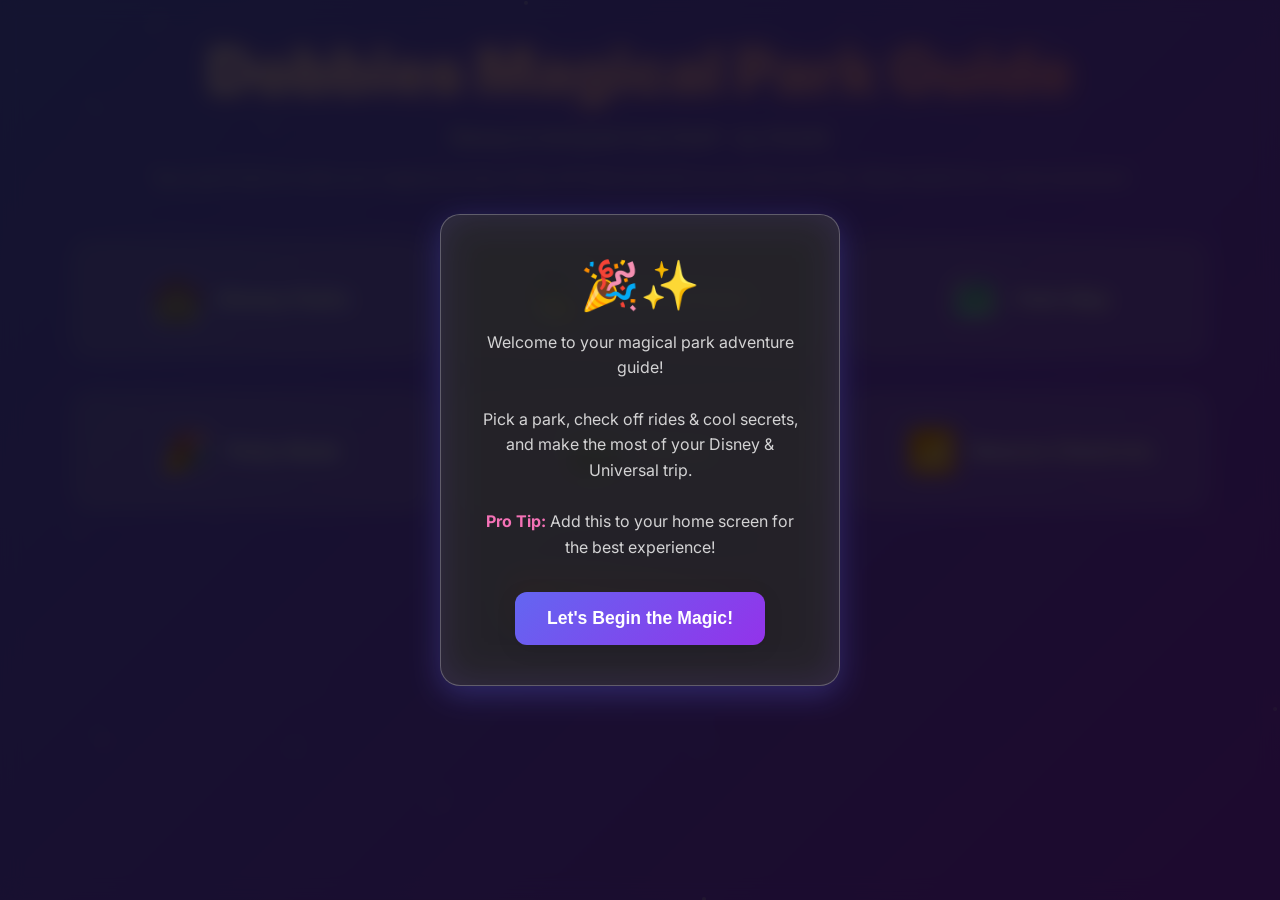
<file: index.html>
<!DOCTYPE html>
<html lang="en">
<head>
  <meta charset="UTF-8">
  <title>Dobbies Magical Park Guide</title>
  <meta name="viewport" content="width=device-width, initial-scale=1, viewport-fit=cover, user-scalable=no">
  <meta name="theme-color" content="#1a1a2e">
  <meta name="apple-mobile-web-app-capable" content="yes">
  <meta name="apple-mobile-web-app-status-bar-style" content="black-translucent">
  <meta name="apple-mobile-web-app-title" content="Dobbies Guide">
  <meta name="apple-touch-fullscreen" content="yes">
  <link rel="manifest" href="manifest.json">
  <link rel="preload" href="https://fonts.googleapis.com/css2?family=Inter:wght@300;400;600;700&family=Poppins:wght@300;400;500;600;700;800;900&display=swap" as="style" onload="this.onload=null;this.rel='stylesheet'">
  <style>
    :root {
      --primary: #6366f1;
      --secondary: #9333ea;
      --accent: #f472b6;
      --success: #22c55e;
      --warning: #facc15;
      --bg-dark: #1e1b4b;
      --bg-card: rgba(255, 255, 255, 0.08);
      --text-primary: #ffffff;
      --text-secondary: rgba(255, 255, 255, 0.8);
      --glass-bg: rgba(255, 255, 255, 0.12);
      --glass-border: rgba(255, 255, 255, 0.25);
      --shadow-glow: 0 8px 30px rgba(99, 102, 241, 0.3);
      --shadow-soft: 0 4px 20px rgba(0, 0, 0, 0.1);
    }
    * { margin: 0; padding: 0; box-sizing: border-box; }
    html, body {
      font-family: 'Inter', 'Poppins', -apple-system, BlinkMacSystemFont, sans-serif;
      background: linear-gradient(135deg, #6366f1 0%, #9333ea 100%);
      color: var(--text-primary);
      min-height: 100vh;
      min-height: 100dvh;
      overflow-x: hidden;
      padding: env(safe-area-inset-top) env(safe-area-inset-right) env(safe-area-inset-bottom) env(safe-area-inset-left);
      -webkit-tap-highlight-color: transparent;
      -webkit-font-smoothing: antialiased;
      -moz-osx-font-smoothing: grayscale;
      -webkit-overflow-scrolling: touch;
      overscroll-behavior-y: contain;
      -webkit-touch-callout: none;
    }
    .bg-animated {
      position: fixed; top: 0; left: 0; width: 100%; height: 100%; z-index: -1;
      background: linear-gradient(135deg, #6366f1 0%, #9333ea 50%, #f472b6 100%);
      background-size: 400% 400%; animation: gradientShift 10s ease infinite;
    }
    .bg-animated::before {
      content: '';
      position: absolute; top: 0; left: 0; right: 0; bottom: 0;
      background: radial-gradient(circle at 20% 80%, rgba(120, 119, 198, 0.3) 0%, transparent 50%),
                  radial-gradient(circle at 80% 20%, rgba(255, 119, 198, 0.3) 0%, transparent 50%),
                  radial-gradient(circle at 40% 40%, rgba(120, 219, 255, 0.3) 0%, transparent 50%);
      animation: floatingOrbs 15s ease-in-out infinite;
    }
    @keyframes gradientShift {
      0%, 100% { background-position: 0% 50%; }
      50% { background-position: 100% 50%; }
    }
    @keyframes floatingOrbs {
      0%, 100% { transform: translate(0, 0) rotate(0deg); }
      33% { transform: translate(30px, -30px) rotate(120deg); }
      66% { transform: translate(-20px, 20px) rotate(240deg); }
    }
    .particles { position: fixed; top: 0; left: 0; width: 100%; height: 100%; pointer-events: none; z-index: 1; }
    .particle {
      position: absolute; width: 4px; height: 4px; background: rgba(255, 255, 255, 0.6); border-radius: 50%;
      animation: float 6s ease-in-out infinite;
    }
    @keyframes float {
      0%, 100% { transform: translateY(0px) rotate(0deg); opacity: 1; }
      50% { transform: translateY(-20px) rotate(180deg); opacity: 0.5; }
    }
    .container { max-width: 1200px; margin: 0 auto; padding: 2rem; position: relative; z-index: 2; }
    .glass-card {
      will-change: transform;
      -webkit-backdrop-filter: blur(25px) saturate(1.2);
      background: var(--glass-bg);
      backdrop-filter: blur(25px) saturate(1.2);
      border: 1px solid var(--glass-border);
      border-radius: 20px; box-shadow: var(--shadow-glow); transition: all 0.3s ease;
    }
    .glass-card:hover {
      transform: translateY(-5px); box-shadow: 0 12px 40px rgba(102, 126, 234, 0.4);
    }
    .page {
      display: none;
      opacity: 0;
      transform: translateY(20px);
      transition: opacity 0.3s ease, transform 0.3s ease;
    }
    .page.active {
      display: block;
      opacity: 1;
      transform: translateY(0);
    }
    h1 {
      font-size: clamp(2.5rem, 5vw, 4rem); font-weight: 900; text-align: center; margin-bottom: 1rem;
      background: linear-gradient(135deg, #fff 0%, var(--accent) 100%);
      background-clip: text; -webkit-background-clip: text; -webkit-text-fill-color: transparent;
      text-shadow: 0 0 30px rgba(240, 147, 251, 0.5);
    }
    .subtitle { text-align: center; font-size: 1.2rem; font-weight: 600; margin-bottom: 1rem; color: var(--text-secondary);}
    .author { text-align: center; font-size: 1rem; font-weight: 400; margin-bottom: 3rem; color: var(--text-secondary); line-height: 1.6;}
    .main-menu-grid {
      display: grid; grid-template-columns: repeat(auto-fit, minmax(300px, 1fr)); gap: 2rem; margin-top: 3rem;
    }
    .menu-btn {
      -webkit-backdrop-filter: blur(20px);
      will-change: transform;
      background: var(--glass-bg); backdrop-filter: blur(20px); border: 1px solid var(--glass-border);
      border-radius: 20px; padding: 2rem; font-size: 1.3rem; font-weight: 700; color: var(--text-primary);
      cursor: pointer; display: flex; align-items: center; justify-content: center;
      gap: 1rem; min-height: 120px; position: relative; overflow: hidden; touch-action: manipulation;
    }
    .menu-btn::before {
      content: ''; position: absolute; top: 0; left: -100%; width: 100%; height: 100%;
      background: linear-gradient(90deg, transparent, rgba(255, 255, 255, 0.2), transparent);
    }
    .menu-btn:hover::before { left: 100%; }
    .menu-btn:hover {
      transform: translateY(-8px); box-shadow: 0 15px 45px rgba(102, 126, 234, 0.4); border-color: rgba(255, 255, 255, 0.3);
    }
    .menu-btn:active { transform: translateY(-5px) scale(0.98); }
    .menu-btn .emoji { font-size: 2.5rem; filter: drop-shadow(0 0 10px rgba(255, 255, 255, 0.3)); }
    .menu-btn:focus, .back-btn:focus, .reset-btn:focus, .modal-btn:focus, .camera-btn:focus {
      outline: 2px solid var(--accent);
      outline-offset: 2px;
    }
    .reset-btn {
      margin: 4rem auto 0; background: linear-gradient(135deg, var(--accent) 0%, var(--secondary) 100%);
      color: white; border: none; border-radius: 15px; font-size: 1.1rem; padding: 1rem 2.5rem; font-weight: 600;
      cursor: pointer; display: block; box-shadow: var(--shadow-glow); touch-action: manipulation;
    }
    .reset-btn:hover {
      transform: translateY(-3px); box-shadow: 0 10px 35px rgba(240, 147, 251, 0.4);
    }
    .park-title {
      font-size: clamp(2rem, 4vw, 3rem); font-weight: 900; text-align: center; margin: 2rem 0;
      background: linear-gradient(135deg, #fff 0%, var(--accent) 100%);
      background-clip: text; -webkit-background-clip: text; -webkit-text-fill-color: transparent;
    }
    .back-btn {
      background: var(--glass-bg); backdrop-filter: blur(20px); border: 1px solid var(--glass-border);
      border-radius: 12px; color: var(--text-primary); font-size: 1rem; font-weight: 600; padding: 0.8rem 1.5rem;
      cursor: pointer; margin-bottom: 2rem; touch-action: manipulation;
    }
    .back-btn:hover { transform: translateX(-5px); box-shadow: var(--shadow-soft);}
    .section-header {
      font-size: 1.8rem; font-weight: 800; margin: 3rem 0 2rem 0; color: var(--text-primary); text-align: center; position: relative;
    }
    .section-header::after {
      content: ''; position: absolute; bottom: -10px; left: 50%; transform: translateX(-50%);
      width: 60px; height: 3px; background: linear-gradient(90deg, var(--accent), var(--primary)); border-radius: 2px;
    }
    .land-header {
      font-size: 1.3rem; font-weight: 700; margin: 2rem 0 1rem 0; color: var(--warning); padding-left: 1rem;
      border-left: 4px solid var(--success); border-radius: 2px;
    }
    .rides-grid, .secrets-grid {
      display: grid; grid-template-columns: repeat(auto-fit, minmax(300px, 1fr)); gap: 1.5rem; margin-bottom: 2rem;
    }
    .secret-card, .ride-card {
      -webkit-backdrop-filter: blur(20px);
      will-change: transform;
      background: var(--glass-bg); backdrop-filter: blur(20px); border: 1px solid var(--glass-border);
      border-radius: 16px; padding: 1.5rem; cursor: pointer; transition: all 0.3s ease; position: relative; overflow: hidden; touch-action: manipulation;
    }
    .secret-card::before, .ride-card::before {
      content: ''; position: absolute; top: 0; left: 0; width: 4px; height: 100%;
      background: linear-gradient(180deg, var(--accent), var(--primary)); transition: width 0.3s ease;
    }
    .secret-card:hover::before, .ride-card:hover::before { width: 8px; }
    .secret-card:hover, .ride-card:hover {
      transform: translateY(-5px);
      box-shadow: 0 12px 40px rgba(99, 102, 241, 0.4);
      border-color: rgba(255, 255, 255, 0.3);
    }
    .secret-card.done, .ride-card.done {
      background: rgba(78, 205, 196, 0.1); border-color: var(--success); opacity: 0.7;
    }
    .secret-card.done::before, .ride-card.done::before { background: var(--success);}
    .card-content { display: flex; align-items: flex-start; gap: 1rem; }
    .card-emoji { font-size: 2rem; flex-shrink: 0; filter: drop-shadow(0 0 8px rgba(255, 255, 255, 0.3)); }
    .card-info { flex: 1; }
    .card-name { font-size: 1.1rem; font-weight: 600; margin-bottom: 0.5rem; color: var(--text-primary); line-height: 1.4;}
    .card-desc { font-size: 0.9rem; color: var(--text-secondary); line-height: 1.4;}
    .card-wait { font-size: 0.9rem; color: var(--warning); }
    .done .card-name { text-decoration: line-through; color: var(--success);}
    .tick {
      position: absolute; top: 1rem; right: 1rem; font-size: 1.5rem; color: var(--success); display: none;
      filter: drop-shadow(0 0 8px rgba(78, 205, 196, 0.5));
    }
    .done .tick { display: block; animation: tickAppear 0.5s ease-out;}
    @keyframes tickAppear {
      from { transform: scale(0) rotate(-180deg); opacity: 0;}
      to { transform: scale(1) rotate(0deg); opacity: 1;}
    }
    .hunt-photo {
      margin-top: 0.5rem;
      max-width: 80px;
      border-radius: 8px;
      display: block;
    }
    .modal {
      position: fixed; inset: 0; background: rgba(0, 0, 0, 0.8); backdrop-filter: blur(10px);
      display: flex; align-items: center; justify-content: center; z-index: 1000; animation: modalFadeIn 0.3s ease-out;
    }
    @keyframes modalFadeIn { from { opacity: 0;} to { opacity: 1;} }
    .modal-content {
      background: var(--glass-bg); backdrop-filter: blur(20px); border: 1px solid var(--glass-border);
      border-radius: 20px; padding: 2.5rem; max-width: 400px; text-align: center; box-shadow: var(--shadow-glow); animation: modalSlideUp 0.4s ease-out;
    }
    @keyframes modalSlideUp {
      from { transform: translateY(50px); opacity: 0;}
      to { transform: translateY(0); opacity: 1;}
    }
    .modal-emoji { font-size: 3rem; margin-bottom: 1rem; display: block;}
    .modal-content p { font-size: 1rem; line-height: 1.6; margin-bottom: 2rem; color: var(--text-secondary);}
    .modal-btn {
      background: linear-gradient(135deg, var(--primary) 0%, var(--secondary) 100%); color: white; border: none; border-radius: 12px;
      font-size: 1.1rem; font-weight: 600; padding: 1rem 2rem; cursor: pointer; box-shadow: var(--shadow-soft);
    }
    .modal-btn:hover {
      transform: translateY(-2px); box-shadow: 0 8px 25px rgba(102, 126, 234, 0.4);
    }
    @media (max-width: 768px) {
      .container { padding: 1rem;}
      .main-menu-grid { grid-template-columns: 1fr; gap: 1rem;}
      .rides-grid, .secrets-grid { grid-template-columns: 1fr; gap: 1rem;}
      .menu-btn { min-height: 100px; padding: 1.5rem; font-size: 1.1rem;}
      -webkit-backdrop-filter: blur(20px);
      will-change: transform;
      .menu-btn .emoji { font-size: 2rem;}
    }
    @keyframes pulse { 0%, 100% { transform: scale(1);} 50% { transform: scale(1.05);} }
    .pulse-animation { animation: pulse 2s ease-in-out infinite;}
    .shimmer {
      background: linear-gradient(90deg, rgba(255, 255, 255, 0.1) 25%, rgba(255, 255, 255, 0.2) 50%, rgba(255, 255, 255, 0.1) 75%);
      background-size: 200% 100%; animation: shimmer 2s ease-in-out infinite;
    }
    @keyframes shimmer {
      0% { background-position: -200% 0;}
      100% { background-position: 200% 0;}
    }
    /* Day Planner styles */
    .planner-flex { display: flex; gap: 2rem; flex-wrap: wrap; }
    .planner-list { flex: 1; min-width: 250px; }
    .planner-item {
      background: var(--glass-bg);
      border: 1px solid var(--glass-border);
      border-radius: 12px;
      padding: 0.5rem 1rem;
      margin-bottom: 0.5rem;
      cursor: grab;
      display: flex;
      align-items: center;
      gap: 0.5rem;
    }
    .planner-item .wait { font-size: 0.8rem; color: var(--warning); margin-left: auto; }
    .planner-schedule { flex: 2; display: flex; gap: 1rem; flex-wrap: wrap; }
    .schedule-column {
      flex: 1;
      min-width: 180px;
      background: var(--glass-bg);
      border: 1px solid var(--glass-border);
      border-radius: 15px;
      padding: 1rem;
    }
    .schedule-header { font-weight: 700; margin-bottom: 0.5rem; text-align: center; }
    .dropzone { min-height: 150px; }
    /* Food Tracker styles */
    .filter-controls { display: flex; gap: 1rem; margin: 1rem 0 2rem; }
    .filter-controls input, .filter-controls select {
      flex: 1;
      padding: 0.5rem 1rem;
      border-radius: 8px;
      border: 1px solid var(--glass-border);
      background: var(--glass-bg);
      color: var(--text-primary);
    }
    .foods-grid { display: grid; grid-template-columns: repeat(auto-fit, minmax(300px, 1fr)); gap: 1.5rem; margin-bottom: 2rem; }
    .food-card { -webkit-backdrop-filter: blur(20px); will-change: transform; background: var(--glass-bg); backdrop-filter: blur(20px); border: 1px solid var(--glass-border); border-radius: 16px; padding: 1.5rem; cursor: pointer; position: relative; transition: all 0.3s ease; overflow: hidden; }
    .food-card:hover { transform: translateY(-5px); box-shadow: var(--shadow-soft); border-color: rgba(255, 255, 255, 0.3); }
    .food-card.done { background: rgba(78, 205, 196, 0.1); border-color: var(--success); opacity: 0.7; }
    .fav { position: absolute; top: 1rem; left: 1rem; font-size: 1.5rem; color: var(--warning); display: none; filter: drop-shadow(0 0 8px rgba(255,255,255,0.3)); }
    .favorite .fav { display: block; }
    .land-header.badge-earned::after { content: '⭐'; margin-left: 0.25rem; }
    #party-code { width: 100%; min-height: 100px; padding: 0.5rem; border-radius: 8px; border: 1px solid var(--glass-border); background: var(--glass-bg); color: var(--text-primary); }
    .camera-btn {
      -webkit-backdrop-filter: blur(20px);
      will-change: transform;
      background: var(--glass-bg);
      border: 1px solid var(--glass-border);
      border-radius: 12px;
      padding: 0.6rem 1.2rem;
      color: var(--text-primary);
      display: inline-flex;
      align-items: center;
      gap: 0.5rem;
      cursor: pointer;
      margin-bottom: 1rem;
    }
    .camera-btn:hover { transform: translateY(-2px); }
    /* AR camera container */
    #camera-ar-container { position: relative; width:100%; max-width:500px; margin:0 auto; }
    #ar-cube { position: absolute; top:50%; left:50%; width:100px; height:100px;
      transform-style: preserve-3d; transform: translate(-50%, -50%) rotateX(0) rotateY(0);
      animation: spinCube 6s linear infinite; pointer-events:none; }
    #ar-cube div { position:absolute; width:100px; height:100px; background: rgba(255,255,255,0.2);
      border: 1px solid rgba(255,255,255,0.4); }
    #ar-cube .front  { transform: translateZ(50px); }
    #ar-cube .back   { transform: rotateY(180deg) translateZ(50px); }
    #ar-cube .right  { transform: rotateY(90deg) translateZ(50px); }
    #ar-cube .left   { transform: rotateY(-90deg) translateZ(50px); }
    #ar-cube .top    { transform: rotateX(90deg) translateZ(50px); }
    #ar-cube .bottom { transform: rotateX(-90deg) translateZ(50px); }
    @keyframes spinCube {
      from { transform: translate(-50%, -50%) rotateX(0) rotateY(0); }
      to { transform: translate(-50%, -50%) rotateX(360deg) rotateY(360deg); }
    }
    #map-container { width:100%; height:60vh; max-height:400px; border-radius:12px; overflow:hidden; }
    #map-container iframe { width:100%; height:100%; border:0; }
  </style>
</head>
<body>
  <div class="bg-animated"></div>
  <div class="particles" id="particles"></div>
  
  <main class="container">
    <!-- Main Menu -->
    <div id="main-menu" class="page active">
      <h1>Dobbies Magical Park Guide</h1>
      <div class="subtitle">Disney & Universal Cool Stuff – by Charlie</div>
      <div class="author">Tap a park below to start your magical journey. Check off rides & secrets as you discover them. Reset anytime for a fresh adventure!</div>
      
      <div class="main-menu-grid">
        <button class="menu-btn" onclick="openDisney()">
          <span class="emoji">🏰</span>
          <span>Disney Parks</span>
        </button>
        <button class="menu-btn" onclick="openUniversal()">
          <span class="emoji">🧙‍♂️</span>
          <span>Universal Parks</span>
        </button>
        <button class="menu-btn" onclick="openMap()">
          <span class="emoji">🗺️</span>
          <span>Park Map</span>
        </button>
        <button class="menu-btn" onclick="openParty()">
          <span class="emoji">🎉</span>
          <span>Party Mode</span>
        </button>
        <button class="menu-btn" onclick="openCameraPage()">
          <span class="emoji">📷</span>
          <span>Camera</span>
        </button>
        <button class="menu-btn" onclick="openBeaconPage()">
          <span class="emoji">📶</span>
          <span>Beacon Check-Ins</span>
        </button>
      </div>
      
      <button class="reset-btn" onclick="resetProgress()">🔄 Reset All Progress</button>
    </div>
    <!-- DISNEY MENU -->
    <div id="disney-menu" class="page">
      <button class="back-btn" onclick="goHome()">← Back</button>
      <div class="park-title">🏰 Disney Parks</div>
      <div class="main-menu-grid">
        <button class="menu-btn" onclick="openPark('MK')">
          <span class="emoji">🏰</span>
          <span>Magic Kingdom</span>
        </button>
        <button class="menu-btn" onclick="openPark('EPCOT')">
          <span class="emoji">🌐</span>
          <span>EPCOT</span>
        </button>
        <button class="menu-btn" onclick="openPark('HS')">
          <span class="emoji">🎬</span>
          <span>Hollywood Studios</span>
        </button>
        <button class="menu-btn" onclick="openPark('AK')">
          <span class="emoji">🦁</span>
          <span>Animal Kingdom</span>
        </button>
        <button class="menu-btn" onclick="openPlanner()">
          <span class="emoji">🗓️</span>
          <span>Plan Your Day</span>
        </button>
        <button class="menu-btn" onclick="openFood('disney')">
          <span class="emoji">🍔</span>
          <span>Food & Snacks</span>
        </button>
        <button class="menu-btn" onclick="openPhotos()">
          <span class="emoji">📸</span>
          <span>Photo Hunts</span>
        </button>
      </div>
    </div>
    <!-- UNIVERSAL MENU -->
    <div id="universal-menu" class="page">
      <button class="back-btn" onclick="goHome()">← Back</button>
      <div class="park-title">🧙‍♂️ Universal Parks</div>
      <div class="main-menu-grid">
        <button class="menu-btn" onclick="openPark('USF')">
          <span class="emoji">🧙‍♂️</span>
          <span>Universal Studios Florida</span>
        </button>
        <button class="menu-btn" onclick="openPark('IOA')">
          <span class="emoji">🦖</span>
          <span>Islands of Adventure</span>
        </button>
        <button class="menu-btn" onclick="openPark('EU')">
          <span class="emoji">🌌</span>
          <span>Epic Universe</span>
        </button>
        <button class="menu-btn" onclick="openFood('universal')">
          <span class="emoji">🍔</span>
          <span>Food & Snacks</span>
        </button>
      </div>
    </div>
    <!-- MAGIC KINGDOM -->
    <div id="park-MK" class="page">
      <button class="back-btn" onclick="openDisney()">← Back</button>
      <div class="park-title">🏰 Magic Kingdom</div>
      <div class="section-header">Must-Do Rides</div>
      <div class="land-header">Fantasyland</div>
      <div class="rides-grid" id="MK-rides-fantasy"></div>
      <div class="land-header">Frontierland</div>
      <div class="rides-grid" id="MK-rides-frontier"></div>
      <div class="land-header">Adventureland</div>
      <div class="rides-grid" id="MK-rides-adventure"></div>
      <div class="land-header">Liberty Square</div>
      <div class="rides-grid" id="MK-rides-liberty"></div>
      <div class="land-header">Tomorrowland</div>
      <div class="rides-grid" id="MK-rides-tomorrow"></div>
      <div class="section-header">Cool Hidden Stuff</div>
      <div class="secrets-grid" id="MK-secrets"></div>
    </div>
    <!-- HOLLYWOOD STUDIOS -->
    <div id="park-HS" class="page">
      <button class="back-btn" onclick="openDisney()">← Back</button>
      <div class="park-title">🎬 Hollywood Studios</div>
      <div class="section-header">Must-Do Rides</div>
      <div class="land-header">Star Wars: Galaxy's Edge</div>
      <div class="rides-grid" id="HS-rides-sw"></div>
      <div class="land-header">Toy Story Land</div>
      <div class="rides-grid" id="HS-rides-toy"></div>
      <div class="land-header">Sunset Boulevard</div>
      <div class="rides-grid" id="HS-rides-sunset"></div>
      <div class="section-header">Cool Hidden Stuff</div>
      <div class="secrets-grid" id="HS-secrets"></div>
    </div>
    <!-- ANIMAL KINGDOM -->
    <div id="park-AK" class="page">
      <button class="back-btn" onclick="openDisney()">← Back</button>
      <div class="park-title">🦁 Animal Kingdom</div>
      <div class="section-header">Must-Do Rides</div>
      <div class="land-header">Pandora</div>
      <div class="rides-grid" id="AK-rides-pandora"></div>
      <div class="land-header">Africa</div>
      <div class="rides-grid" id="AK-rides-africa"></div>
      <div class="land-header">Asia</div>
      <div class="rides-grid" id="AK-rides-asia"></div>
      <div class="land-header">DinoLand U.S.A.</div>
      <div class="rides-grid" id="AK-rides-dino"></div>
      <div class="section-header">Cool Hidden Stuff</div>
      <div class="secrets-grid" id="AK-secrets"></div>
    </div>
    <!-- EPCOT -->
    <div id="park-EPCOT" class="page">
      <button class="back-btn" onclick="openDisney()">← Back</button>
      <div class="park-title">🌐 EPCOT</div>
      <div class="section-header">Must-Do Rides</div>
      <div class="land-header">World Discovery</div>
      <div class="rides-grid" id="EPCOT-rides-discovery"></div>
      <div class="land-header">World Celebration/Test Track</div>
      <div class="rides-grid" id="EPCOT-rides-test"></div>
      <div class="section-header">Cool Hidden Stuff</div>
      <div class="secrets-grid" id="EPCOT-secrets"></div>
    </div>
    <!-- UNIVERSAL STUDIOS FLORIDA -->
    <div id="park-USF" class="page">
      <button class="back-btn" onclick="openUniversal()">← Back</button>
      <div class="park-title">🧙‍♂️ Universal Studios Florida</div>
      <div class="section-header">Must-Do Rides</div>
      <div class="land-header">Diagon Alley</div>
      <div class="rides-grid" id="USF-rides-diagon"></div>
      <div class="land-header">Park Connector</div>
      <div class="rides-grid" id="USF-rides-hogwarts"></div>
      <div class="section-header">Cool Hidden Stuff</div>
      <div class="secrets-grid" id="USF-secrets"></div>
    </div>
    <!-- ISLANDS OF ADVENTURE -->
    <div id="park-IOA" class="page">
      <button class="back-btn" onclick="openUniversal()">← Back</button>
      <div class="park-title">🦖 Islands of Adventure</div>
      <div class="section-header">Must-Do Rides</div>
      <div class="land-header">Jurassic Park</div>
      <div class="rides-grid" id="IOA-rides-jurassic"></div>
      <div class="land-header">Hogsmeade</div>
      <div class="rides-grid" id="IOA-rides-hogsmeade"></div>
      <div class="section-header">Cool Hidden Stuff</div>
      <div class="secrets-grid" id="IOA-secrets"></div>
    </div>
    <!-- EPIC UNIVERSE -->
    <div id="park-EU" class="page">
      <button class="back-btn" onclick="openUniversal()">← Back</button>
      <div class="park-title">🌌 Epic Universe</div>
      <div class="section-header">Must-Do Rides</div>
      <div class="land-header">Celestial Park</div>
      <div class="rides-grid" id="EU-rides-celestial"></div>
      <div class="land-header">Ministry of Magic</div>
      <div class="rides-grid" id="EU-rides-ministry"></div>
      <div class="land-header">Super Nintendo World</div>
      <div class="rides-grid" id="EU-rides-snw"></div>
      <div class="land-header">Isle of Berk</div>
      <div class="rides-grid" id="EU-rides-berk"></div>
      <div class="section-header">Cool Hidden Stuff</div>
      <div class="secrets-grid" id="EU-secrets"></div>
    </div>
    <!-- DAY PLANNER -->
    <div id="planner-page" class="page">
      <button class="back-btn" onclick="openDisney()">← Back</button>
      <div class="park-title">🗓️ Plan Your Day</div>
      <div class="planner-flex">
        <div class="planner-list" id="planner-list"></div>
        <div class="planner-schedule">
          <div class="schedule-column">
            <div class="schedule-header">Morning</div>
            <div class="dropzone" id="slot-morning"></div>
          </div>
          <div class="schedule-column">
            <div class="schedule-header">Afternoon</div>
            <div class="dropzone" id="slot-afternoon"></div>
          </div>
          <div class="schedule-column">
            <div class="schedule-header">Evening</div>
            <div class="dropzone" id="slot-evening"></div>
          </div>
        </div>
      </div>
      <div class="section-header">Weather Tips</div>
      <div id="live-weather" class="subtitle"></div>
      <select id="weather-select">
        <option value="sunny">Sunny</option>
        <option value="rainy">Rainy</option>
      </select>
      <ul id="weather-tips"></ul>
    </div>
    <!-- FOOD TRACKER -->
    <div id="food-page" class="page">
      <button class="back-btn" id="food-back-btn" onclick="openDisney()">← Back</button>
      <div class="park-title">🍔 Food & Snacks</div>
      <div class="filter-controls">
        <input type="text" id="food-search" placeholder="Search snacks...">
        <select id="food-filter">
          <option value="">All</option>
          <option value="sweet">Sweet</option>
          <option value="savory">Savory</option>
          <option value="drink">Drink</option>
        </select>
      </div>
      <div id="food-sections"></div>
    </div>
    <!-- PHOTO HUNTS -->
    <div id="photo-page" class="page">
      <button class="back-btn" onclick="openDisney()">← Back</button>
      <div class="park-title">📸 Photo Hunts</div>
      <button class="camera-btn" onclick="launchCamera()">📷 Take Photo</button>
      <input type="file" id="camera-input" accept="image/*" capture="environment" style="display:none;">
      <div class="secrets-grid" id="photo-list"></div>
    </div>
    <!-- PARK MAP -->
  <div id="map-page" class="page">
    <button class="back-btn" onclick="goHome()">← Back to Parks</button>
    <div class="park-title">🗺️ Park Map</div>
    <p>Grant location access to see where you are in the park.</p>
    <div id="map-container"><iframe id="map-frame" allowfullscreen title="Park map"></iframe></div>
  </div>
  <!-- CAMERA PAGE -->
  <div id="camera-page" class="page">
    <button class="back-btn" onclick="goHome()">← Back to Parks</button>
    <div class="park-title">📷 Camera</div>
    <div id="camera-ar-container">
      <video id="ar-video" autoplay playsinline style="width:100%;border-radius:12px;"></video>
      <!-- Add your own AR model file (cube.usdz) here -->
      <a id="ar-link" rel="ar" href="cube.usdz"></a>
      <button id="enter-ar-btn" class="camera-btn" style="display:none;margin-top:0.5rem;" onclick="openARQuickLook()">🕶️ View in AR</button>
      <div id="ar-cube">
        <div class="front"></div>
        <div class="back"></div>
        <div class="right"></div>
        <div class="left"></div>
        <div class="top"></div>
        <div class="bottom"></div>
      </div>
    </div>
  </div>
  <!-- BEACON CHECK-INS -->
  <div id="beacon-page" class="page">
    <button class="back-btn" onclick="goHome()">← Back to Parks</button>
    <div class="park-title">📶 Beacon Check-Ins</div>
    <p>Scan for Bluetooth beacons to mark rides complete.</p>
    <button class="camera-btn" onclick="startBeaconScan()">🔍 Start Scanning</button>
    <div class="secrets-grid" id="beacon-list"></div>
  </div>
  <!-- PARTY MODE -->
  <div id="party-page" class="page">
      <button class="back-btn" onclick="goHome()">← Back to Parks</button>
      <div class="park-title">🎉 Party Mode</div>
      <p>Share your progress with friends. Use the link or scan the QR code.</p>
      <textarea id="party-code"></textarea>
      <div id="qr-code" style="margin-top:1rem;"></div>
      <div style="margin-top:1rem;display:flex;gap:1rem;flex-wrap:wrap;">
        <button class="modal-btn" onclick="exportProgress()">Generate Link</button>
        <button class="modal-btn" onclick="importProgress()">Load Progress</button>
        <button class="modal-btn" onclick="startQRScan()">Scan Code</button>
      </div>
      <video id="qr-video" style="display:none;width:100%;max-width:300px;margin-top:1rem;" playsinline></video>
      <canvas id="qr-canvas" style="display:none;"></canvas>

    </div>
  </main>
  <!-- Welcome Modal -->
  <div id="welcome-modal" class="modal" style="display:none;">
    <div class="modal-content">
      <span class="modal-emoji">🎉✨</span>
      <p id="welcome-message">Welcome to your magical park adventure guide!<br><br>
      Pick a park, check off rides & cool secrets, and make the most of your Disney & Universal trip.<br><br>
      <strong style="color: var(--accent);">Pro Tip:</strong> Add this to your home screen for the best experience!</p>
      <button class="modal-btn" onclick="closeModal()">Let's Begin the Magic!</button>
    </div>
  </div>
  <!-- Badge Modal -->
  <div id="badge-modal" class="modal" style="display:none;">
    <div class="modal-content">
      <span class="modal-emoji">🏆</span>
      <p id="badge-text"></p>
      <button class="modal-btn" onclick="closeBadge()">Awesome!</button>
    </div>
  </div>
  <script>
    // Create floating particles
    function createParticles() {
      const particlesContainer = document.getElementById('particles');
      const particleCount = window.innerWidth > 768 ? 50 : 25;
      for (let i = 0; i < particleCount; i++) {
        const particle = document.createElement('div');
        particle.className = 'particle';
        particle.style.left = Math.random() * 100 + '%';
        particle.style.top = Math.random() * 100 + '%';
        particle.style.animationDelay = Math.random() * 6 + 's';
        particle.style.animationDuration = (Math.random() * 3 + 3) + 's';
        particlesContainer.appendChild(particle);
      }
    }
    createParticles();

    function showPage(id) {
      document.querySelectorAll('.page').forEach(p => {
        if (p.id !== id) {
          p.classList.remove('active');
        }
      });
      const page = document.getElementById(id);
      if (page) {
        page.classList.add('active');
      }
      const html = document.documentElement;
      const prevBehavior = html.style.scrollBehavior;
      html.style.scrollBehavior = 'auto';
      window.scrollTo(0, 0);
      html.style.scrollBehavior = prevBehavior;
    }

    // Navigation functions
    function openPark(park) {
      showPage('park-' + park);
    }
    function openPlanner() {
      showPage('planner-page');
      fetchWaitTimes();
      initWeatherTips();
      fetchWeather();
    }
    let foodMode = 'disney';
    function openFood(mode = 'disney') {
      showPage('food-page');
      foodMode = mode;
      const backBtn = document.getElementById('food-back-btn');
      if (backBtn) backBtn.onclick = mode === 'disney' ? openDisney : openUniversal;
      initFood();
    }
    function openPhotos() {
      showPage('photo-page');
      renderHunts();
    }
    function openDisney() {
      showPage('disney-menu');
    }
    function openUniversal() {
      showPage('universal-menu');
    }
    function openMap() {
      showPage('map-page');
      updateMapLocation();
    }
    function updateMapLocation() {
      const frame = document.getElementById('map-frame');
      if (!frame) return;
      if (!navigator.geolocation) {
        frame.src = 'https://www.openstreetmap.org';
        return;
      }
      navigator.geolocation.getCurrentPosition(pos => {
        const lat = pos.coords.latitude;
        const lon = pos.coords.longitude;
        const bbox = `${lon-0.005},${lat-0.005},${lon+0.005},${lat+0.005}`;
        frame.src = `https://www.openstreetmap.org/export/embed.html?bbox=${bbox}&layer=mapnik&marker=${lat},${lon}`;
      }, () => {
        frame.src = 'https://www.openstreetmap.org';
      });
    }
    function launchCamera() {
      if (!currentHuntKey) {
        alert('Tap a hunt below first to attach your photo.');
        return;
      }
      const input = document.getElementById('camera-input');
      if (input) input.click();
    }
    let qrStream;
    function startQRScan() {
      const video = document.getElementById('qr-video');
      const canvas = document.getElementById('qr-canvas');
      if (!video || !canvas || !navigator.mediaDevices) return;
      const ctx = canvas.getContext('2d');
      navigator.mediaDevices.getUserMedia({ video: { facingMode: 'environment' } }).then(stream => {
        qrStream = stream;
        video.srcObject = stream;
        video.style.display = 'block';
        video.play();
        requestAnimationFrame(tick);
      }).catch(() => alert('Camera access denied'));
      function tick() {
        if (!qrStream) return;
        if (video.readyState === video.HAVE_ENOUGH_DATA) {
          canvas.width = video.videoWidth;
          canvas.height = video.videoHeight;
          ctx.drawImage(video, 0, 0, canvas.width, canvas.height);
          const imageData = ctx.getImageData(0, 0, canvas.width, canvas.height);
          const result = window.jsQR && jsQR(imageData.data, canvas.width, canvas.height);
          if (result) {
            stopQRScan();
            const text = result.data.trim();
            document.getElementById('party-code').value = text;
            if (/^https?:\/\//i.test(text)) {
              window.location.href = text;
            } else {
              importProgress();
            }
            return;
          }
        }
        if (qrStream) requestAnimationFrame(tick);
      }
    }
    function stopQRScan() {
      const video = document.getElementById('qr-video');
      if (video) {
        video.pause();
        video.srcObject = null;
        video.style.display = 'none';
      }
      if (qrStream) {
        qrStream.getTracks().forEach(t => t.stop());
        qrStream = null;
      }
    }
    let arStream;
    function startARCamera() {
      const video = document.getElementById('ar-video');
      if (!video || !navigator.mediaDevices) return;
      navigator.mediaDevices.getUserMedia({ video: { facingMode: 'environment' } }).then(stream => {
        arStream = stream;
        video.srcObject = stream;
        video.play();
      }).catch(() => alert('Camera access denied'));
    }
    function stopARCamera() {
      const video = document.getElementById('ar-video');
      if (video) {
        video.pause();
        video.srcObject = null;
      }
      if (arStream) {
        arStream.getTracks().forEach(t => t.stop());
        arStream = null;
      }
    }
    function openParty() {
      stopQRScan();
      showPage('party-page');
      exportProgress();
    }
    function isiOS() {
      return /iphone|ipad|ipod/i.test(navigator.userAgent);
    }
    function openARQuickLook() {
      const link = document.getElementById('ar-link');
      if (link) link.click();
    }
    function openCameraPage() {
      stopARCamera();
      showPage('camera-page');
      const btn = document.getElementById('enter-ar-btn');
      const cube = document.getElementById('ar-cube');
      const video = document.getElementById('ar-video');
      if (isiOS()) {
        if (btn) btn.style.display = 'inline-flex';
        if (cube) cube.style.display = 'none';
        if (video) video.style.display = 'none';
      } else {
        if (btn) btn.style.display = 'none';
        if (cube) cube.style.display = 'block';
        if (video) video.style.display = 'block';
        startARCamera();
      }
    }
    function openBeaconPage() {
      stopBeaconScan();
      showPage('beacon-page');
      renderBeacons();
    }
    function goHome() {
      stopQRScan();
      stopARCamera();
      stopBeaconScan();
      showPage('main-menu');
    }
    // Modal functions
    function showModal() {
      document.getElementById('welcome-modal').style.display = 'flex';
    }
    function closeModal() {
      document.getElementById('welcome-modal').style.display = 'none';
      localStorage.setItem("seenCharlieWelcome", "1");
    }
    // Show welcome modal for first-time visitors
    if (!localStorage.getItem("seenCharlieWelcome")) {
      setTimeout(showModal, 800);
    }

    function applyLinkProgress() {
      const params = new URLSearchParams(location.hash.substring(1) || location.search.substring(1));
      const code = params.get('share');
      if (!code) return;
      try {
        const data = JSON.parse(atob(code));
        localStorage.setItem('hiddenParkFullScreenCharlieRides', JSON.stringify(data.rides || {}));
        localStorage.setItem('hiddenParkFoodStatus', JSON.stringify(data.foodDone || {}));
        localStorage.setItem('hiddenParkFoodFav', JSON.stringify(data.foodFav || {}));
        localStorage.setItem('parkAchievements', JSON.stringify(data.achievements || {}));
        localStorage.setItem('photoHunts', JSON.stringify(data.hunts || {}));
      } catch (e) {
        console.error('Invalid share data');
      }
    }
    applyLinkProgress();
    if (isiOS() && !window.navigator.standalone) {
      const msg = document.getElementById("welcome-message");
      if (msg) msg.innerHTML += "<br><br>Tap the share icon and choose <strong>Add to Home Screen</strong>.";
    }
    // DATA:
    const secrets = {
      MK: [
        {emoji:"💍", name:"Find the Haunted Mansion ring in the pavement", desc:"Liberty Square"},
        {emoji:"✨", name:"Get 'pixie dusted' at Sir Mickey's", desc:"Behind the castle"},
        {emoji:"🐫", name:"Get sprayed by the camel at Aladdin's Magic Carpets", desc:"Adventureland"},
        {emoji:"🕯️", name:"Pose for lantern photos at Tangled bathrooms & look for hidden Pascals", desc:"Near Rapunzel tower"},
        {emoji:"💦", name:"Notice the brown 'sewage line' in Liberty Square", desc:"A historical detail!"},
        {emoji:"🔔", name:"Listen in Tomorrowland Power & Light phone booths", desc:"Hear a secret call"},
        {emoji:"🏰", name:"Make a wish at Cinderella's Wishing Well", desc:"Right of the castle"},
        {emoji:"📞", name:"Pick up the phone at City Hall for a surprise", desc:"Main Street"},
        {emoji:"📸", name:"Ask for a Photopass 'magic shot'", desc:"Try waving or asking!"},
        {emoji:"🌈", name:"Watch the 'Kiss Goodnight' at closing", desc:"Castle lights farewell"},
        {emoji:"🎹", name:"Listen to live piano at Casey’s Corner", desc:"Ragtime on Main Street"},
        {emoji:"🗝️", name:"Ask about the 'Keys to the Kingdom' tour", desc:"Only for superfans"},
        {emoji:"🦴", name:"Look for the talking trash can (Push!)", desc:"Tomorrowland (sometimes appears)"},
        {emoji:"🐶", name:"Spot the 'Smiling Dog' in Pirates of the Caribbean", desc:"The one with keys in his mouth!"},
        {emoji:"🦎", name:"Count the hidden Pascals near the Tangled restrooms", desc:"See how many you can spot"},
        {emoji:"🏞️", name:"Snap a moody photo in the Tangled restrooms at dusk", desc:"Lanterns glow beautifully"},
        {emoji:"🌉", name:"Watch Happily Ever After fireworks from the Tomorrowland bridge", desc:"Less crowded, great view"},
        {emoji:"🚢", name:"Catch the Liberty Belle Riverboat at sunset", desc:"Unique castle perspectives"},
        {emoji:"🗝️", name:"Spot hidden Mickeys around the park", desc:"Challenge: find at least three"},
        {emoji:"🚇", name:"Ride the PeopleMover at night", desc:"Neon views of Tomorrowland"},
        {emoji:"🎡", name:"Ride Big Thunder Mountain during fireworks", desc:"Epic nighttime views"},
        {emoji:"🎢", name:"Sit front row on Space Mountain", desc:"Most intense ride experience"},
        {emoji:"🦇", name:"Selfie with the bat details in Haunted Mansion queue", desc:"Spooky queue decor"},
        {emoji:"🚂", name:"Ride the train around the park", desc:"Relax and people-watch"},
      ],
      EPCOT: [
        {emoji:"🥤", name:"Try every soda at Club Cool (even Beverly)", desc:"Near Creations Shop"},
        {emoji:"🎨", name:"Look for the Bubblegum & Blueberry Walls", desc:"Colorful photo spots outside Spaceship Earth"},
        {emoji:"🚃", name:"Find a hidden Mickey in Germany's train garden", desc:"World Showcase"},
        {emoji:"⛲", name:"Notice the 'burning Rome' scent in Spaceship Earth", desc:"During the fire scene"},
        {emoji:"🌸", name:"Explore Morocco’s quiet back alleys", desc:"So many details!"},
        {emoji:"🎤", name:"Enjoy Voices of Liberty a cappella", desc:"American Adventure rotunda"},
        {emoji:"🌌", name:"Watch the projections on Spaceship Earth after dark", desc:"Beacons of Magic show"},
        {emoji:"🍧", name:"Eat School Bread in Norway", desc:"Bakery in Norway pavilion"},
        {emoji:"🍦", name:"Try a macaron ice cream sandwich", desc:"France pavilion"},
        {emoji:"🔎", name:"Spot a hidden Mickey in Living with the Land", desc:"Greenhouse scenes"},
        {emoji:"🥚", name:"Try a festival scavenger hunt", desc:"Like Remy’s or Figment’s!"},
        {emoji:"🗼", name:"Notice the bird-free Eiffel Tower", desc:"Painted with special paint"},
        {emoji:"🎩", name:"Find Dreamfinder references at Imagination Pavilion", desc:"Classic EPCOT fans only!"},
        {emoji:"🚅", name:"Design a wild car at Test Track to beat your friends", desc:"Compare scores"},
        {emoji:"🏯", name:"Take a forced-perspective photo with Spaceship Earth \"in your hand\"", desc:"Line up from afar"},
        {emoji:"🎠", name:"Ride Living with the Land at sunset or in rain", desc:"Relaxing views"},
        {emoji:"🚄", name:"Ride the Skyliner for sunset photos", desc:"Great aerial angles"},
        {emoji:"🎼", name:"Listen for hidden musical cues at each pavilion entrance", desc:"Subtle details"}
      ],
      HS: [
        {emoji:"☂️", name:"Stand under the Singing in the Rain umbrella", desc:"Pull the handle near Echo Lake"},
        {emoji:"🎸", name:"See the Tower of Terror neon at night", desc:"Perfect spooky photo"},
        {emoji:"🐦", name:"See dino Gertie by Echo Lake", desc:"Classic Disney dinosaur!"},
        {emoji:"🎥", name:"See droids in Galaxy’s Edge", desc:"Check near shops and doors"},
        {emoji:"🌟", name:"Watch Fantasmic! or Indiana Jones", desc:"Epic live shows"},
        {emoji:"🚂", name:"See Walt’s model train car in One Man’s Dream", desc:"History lovers only"},
        {emoji:"🍿", name:"Try all flavors at Kat Saka’s Kettle", desc:"Colorful Star Wars popcorn"},
        {emoji:"💼", name:"Find Walt’s office window", desc:"Look for his name in the windows"},
        {emoji:"🥓", name:"Eat Totchos at Woody’s Lunch Box", desc:"Potato barrel + chili cheese"},
        {emoji:"🍪", name:"Get a Jack-Jack’s Num Num Cookie", desc:"Super gooey, Pixar Place"},
        {emoji:"🧳", name:"Look for clever fake hotel guest names in the Tower of Terror guest book", desc:"Check the lobby desk"},
      ],
      AK: [
        {emoji:"🦖", name:"Take a selfie with Dino Sue", desc:"Near DINOSAUR entrance"},
        {emoji:"🌱", name:"See DiVine, the living plant", desc:"Path from Africa to Asia"},
        {emoji:"🎭", name:"Enjoy Festival of the Lion King", desc:"Fantastic live show"},
        {emoji:"🦍", name:"Walk the Gorilla Falls or Maharajah Jungle Trek", desc:"See gorillas and tigers"},
        {emoji:"🔍", name:"Try the Wilderness Explorer game", desc:"Collect badges all over"},
        {emoji:"💦", name:"Drink a Night Blossom slush in Pandora", desc:"Tastes as wild as it looks!"},
        {emoji:"🔥", name:"See Tree of Life Awakenings at night", desc:"Projections on the tree"},
        {emoji:"🍟", name:"Eat Mr. Kamal’s seasoned fries", desc:"Asia, legendary snack"},
        {emoji:"🦘", name:"Watch kangaroos by Tree of Life", desc:"Morning is best"},
        {emoji:"⛰️", name:"Spot the Yeti Shrine at Everest", desc:"Near the ride entrance"},
        {emoji:"🦕", name:"Listen for dinosaur sounds outside DINOSAUR", desc:"Hidden speakers!"},
        {emoji:"🦉", name:"Explore the hidden trails behind the Tree of Life", desc:"Quiet photo spots with no crowds"},
      ],
      USF: [
        {emoji:"🐍", name:"See Kreacher peek from 12 Grimmauld Place", desc:"Knock, watch the window"},
        {emoji:"📞", name:"Dial 'MAGIC' at the red phone booth", desc:"Dial 62442 for a secret!"},
        {emoji:"🐉", name:"Watch the dragon breathe fire over Gringotts", desc:"Every 10-15 minutes"},
        {emoji:"🧙", name:"Chat with the Knight Bus shrunken head", desc:"It talks!"},
        {emoji:"🦑", name:"Spot the Jaws shark & movie tributes", desc:"San Francisco & Diagon Alley"},
        {emoji:"🚀", name:"Use single rider for Escape from Gringotts", desc:"Beat the lines!"},
        {emoji:"🎟️", name:"See E.T.'s passport Easter egg in the queue", desc:"A tribute to the movie"},
        {emoji:"🥤", name:"Try Butterbeer as frozen, hot, or ice cream", desc:"Diagon Alley"},
        {emoji:"🎮", name:"Try a secret wand spell", desc:"Ask for a hint!"},
        {emoji:"👾", name:"Spot hidden Minions in the park", desc:"Look up in the gift shops!"}
      ],
      IOA: [
        {emoji:"🦖", name:"Watch Blue the Raptor at Jurassic Park", desc:"Photo ops through the day"},
        {emoji:"🐍", name:"Request the Men in Black Immigration Room tour", desc:"If you catch staff in a good mood!"},
        {emoji:"🐲", name:"Try Butterbeer or pumpkin juice at Three Broomsticks", desc:"Or sticky toffee pudding!"},
        {emoji:"👻", name:"Listen for Moaning Myrtle in Hogsmeade bathrooms", desc:"Harry Potter fans only!"},
        {emoji:"🎢", name:"Ride front row on Hulk or VelociCoaster", desc:"Top thrill!"},
        {emoji:"🦄", name:"See a house elf in a Hogsmeade shop window", desc:"Look up for moving elves!"},
        {emoji:"🚪", name:"Try the secret knock in Knockturn Alley", desc:"Watch what happens!"},
        {emoji:"🍈", name:"Ask about the Olive at Popeye ride", desc:"A quirky prop fact!"}
      ],
      EU: [
        {emoji:"🌌", name:"Walk the gardens of Celestial Park", desc:"Relax and people-watch"},
        {emoji:"🍄", name:"Ride Mario Kart: Bowser's Challenge", desc:"Super Nintendo World"},
        {emoji:"🐉", name:"See Toothless in Isle of Berk", desc:"How to Train Your Dragon area"},
        {emoji:"🎩", name:"Tour the Ministry of Magic", desc:"Brand new for Harry Potter fans"},
        {emoji:"👻", name:"Check out Frankenstein’s Dark Universe", desc:"Classic monsters meet the future!"}
      ]
    };
    const foods = {
      MK: [
        {emoji:"🍍", name:"Dole Whip swirl", desc:"Aloha Isle – enjoy on the Tiki Room patio", type:"sweet"},
        {emoji:"🥐", name:"Cheshire Cat Tail", desc:"Cheshire Café (Fantasyland)", type:"sweet"},
        {emoji:"🥨", name:"Mickey Pretzel", desc:"Snack Carts", type:"savory"},
        {emoji:"🥟", name:"Cheeseburger Spring Rolls", desc:"Adventureland cart", type:"savory"},
        {emoji:"🌭", name:"Corn Dog Nuggets", desc:"Casey’s Corner", type:"savory"},
        {emoji:"🍎", name:"LeFou’s Brew", desc:"Gaston’s Tavern", type:"drink"}
      ],
      EPCOT: [
        {emoji:"🍞", name:"School Bread", desc:"Kringla Bakeri Og Kafe (Norway)", type:"sweet"},
        {emoji:"🍦", name:"Macaron Ice Cream Sandwich", desc:"France pavilion", type:"sweet"},
        {emoji:"🍰", name:"Funnel Cake", desc:"America Pavilion", type:"sweet"},
        {emoji:"🍿", name:"Caramel Popcorn", desc:"Karamell-Küche (Germany)", type:"sweet"},
        {emoji:"🍹", name:"Margaritas", desc:"La Cava del Tequila (Mexico)", type:"drink"},
        {emoji:"🥃", name:"Beverly", desc:"Club Cool", type:"drink"}
      ],
      HS: [
        {emoji:"🌯", name:"Ronto Wrap", desc:"Ronto Roasters", type:"savory"},
        {emoji:"🍪", name:"Jack Jack Num Num Cookie", desc:"Pixar Place Market - great to share", type:"sweet"},
        {emoji:"🥔", name:"Totchos", desc:"Woody’s Lunch Box", type:"savory"},
        {emoji:"🥛", name:"Blue/Green Milk", desc:"Milk Stand", type:"drink"},
        {emoji:"🥕", name:"Carrot Cake Cookie", desc:"Trolley Car Café", type:"sweet"}
      ],
      AK: [
        {emoji:"🧃", name:"Night Blossom Slush", desc:"Pongu Pongu", type:"drink"},
        {emoji:"🍟", name:"Mr. Kamal’s Fries", desc:"Asia", type:"savory"},
        {emoji:"🧀", name:"Pulled Pork Mac and Cheese", desc:"Flame Tree Barbecue", type:"savory"},
        {emoji:"🌽", name:"Grilled Corn on the Cob", desc:"Harambe Market", type:"savory"},
        {emoji:"🦁", name:"Simba Pretzel", desc:"Harambe Fruit Market", type:"savory"}
      ],
      USF: [
        {emoji:"🍺", name:"Butterbeer", desc:"Diagon Alley", type:"drink"},
        {emoji:"🎃", name:"Pumpkin Juice", desc:"The Leaky Cauldron", type:"drink"},
        {emoji:"🟢", name:"Fishy Green Ale", desc:"The Hopping Pot", type:"drink"},
        {emoji:"🍩", name:"Lard Lad Donut", desc:"Simpsons area", type:"sweet"},
        {emoji:"🔥", name:"Moe’s Flaming Moe", desc:"Moe’s Tavern", type:"drink"}
      ],
      IOA: [
        {emoji:"🍧", name:"Frozen Butterbeer", desc:"Three Broomsticks", type:"drink"},
        {emoji:"🥟", name:"Pumpkin Pasties", desc:"Honeydukes", type:"sweet"},
        {emoji:"🍗", name:"Giant Turkey Leg", desc:"Multiple Locations", type:"savory"},
        {emoji:"🥖", name:"Churros", desc:"Snack Carts", type:"sweet"}
      ],
      EU: [
        {emoji:"🍄", name:"Toadstool Café treats", desc:"Super Nintendo World", type:"sweet"},
        {emoji:"🧙", name:"Wizarding World specialty drinks", desc:"Ministry of Magic", type:"drink"},
        {emoji:"🐲", name:"Dragon Fruit Sorbet", desc:"Isle of Berk", type:"sweet"}
      ]
    };
    const rides = {
      MK: {
        fantasy: [
          {emoji:"⛏️", name:"Seven Dwarfs Mine Train"},
          {emoji:"🌊", name:"Tiana's Bayou Adventure (Log Flume)"},
          {emoji:"🌍", name:"It's a Small World"}
        ],
        frontier: [
          {emoji:"🚂", name:"Big Thunder Mountain Railroad"}
        ],
        adventure: [
          {emoji:"🦜", name:"Jungle Cruise"},
          {emoji:"🏴‍☠️", name:"Pirates of the Caribbean"}
        ],
        liberty: [
          {emoji:"👻", name:"Haunted Mansion"}
        ],
        tomorrow: [
          {emoji:"🏍️", name:"TRON Lightcycle Run"}
        ]
      },
      HS: {
        sw: [
          {emoji:"⭐", name:"Star Wars: Rise of the Resistance"},
          {emoji:"🚀", name:"Millennium Falcon: Smugglers Run"}
        ],
        toy: [
          {emoji:"🐶", name:"Slinky Dog Dash"}
        ],
        sunset: [
          {emoji:"🏨", name:"Tower of Terror"}
        ]
      },
      AK: {
        pandora: [
          {emoji:"🦋", name:"Avatar Flight of Passage"},
          {emoji:"🛶", name:"Na'vi River Journey"}
        ],
        africa: [
          {emoji:"🦁", name:"Kilimanjaro Safaris"}
        ],
        asia: [
          {emoji:"⛰️", name:"Expedition Everest"},
          {emoji:"🌊", name:"Kali River Rapids"}
        ],
        dino: [
          {emoji:"🦖", name:"DINOSAUR"}
        ]
      },
      EPCOT: {
        discovery: [
          {emoji:"🚀", name:"Guardians of the Galaxy: Cosmic Rewind"}
        ],
        test: [
          {emoji:"🏎️", name:"Test Track"}
        ]
      },
      USF: {
        diagon: [
          {emoji:"🐉", name:"Harry Potter and the Escape from Gringotts"}
        ],
        hogwarts: [
          {emoji:"🚂", name:"Hogwarts Express"}
        ]
      },
      IOA: {
        jurassic: [
          {emoji:"🎢", name:"Jurassic World VelociCoaster"},
          {emoji:"🚤", name:"Jurassic Park River Adventure"}
        ],
        hogsmeade: [
          {emoji:"🏍️", name:"Hagrid's Magical Creatures Motorbike Adventure"},
          {emoji:"🧙‍♂️", name:"Harry Potter and the Forbidden Journey"}
        ]
      },
      EU: {
        celestial: [
          {emoji:"🚗", name:"Starfall Racers"}
        ],
        ministry: [
          {emoji:"🎩", name:"Harry Potter and the Ministry of Magic"}
        ],
        snw: [
          {emoji:"🏎️", name:"Bowser’s Challenge"},
          {emoji:"⛏️", name:"Minecart Madness"}
        ],
        berk: [
          {emoji:"🐉", name:"Hiccup’s Wing Gliders"},
          {emoji:"🐲", name:"Dragon Racer Rally"}
        ]
      }
    };
    const parkList = ["MK","EPCOT","HS","AK","USF","IOA","EU"];
    const saved = JSON.parse(localStorage.getItem("hiddenParkFullScreenCharlieRides") || "{}");
    const foodDone = JSON.parse(localStorage.getItem('hiddenParkFoodStatus') || '{}');
    const foodFav = JSON.parse(localStorage.getItem('hiddenParkFoodFav') || '{}');
    const achievements = JSON.parse(localStorage.getItem('parkAchievements') || '{}');
    const huntStatus = JSON.parse(localStorage.getItem('photoHunts') || '{}');
    const waitTimes = {
      "Tiana's Bayou Adventure (Log Flume)": {morning: 25, afternoon: 45, evening: 35},
      "It's a Small World": {morning: 15, afternoon: 25, evening: 20},
      "Big Thunder Mountain Railroad": {morning: 20, afternoon: 40, evening: 30},
      "Jungle Cruise": {morning: 30, afternoon: 60, evening: 40},
      "Pirates of the Caribbean": {morning: 20, afternoon: 40, evening: 25},
      "Haunted Mansion": {morning: 15, afternoon: 35, evening: 20},
      "TRON Lightcycle Run": {morning: 40, afternoon: 70, evening: 50},
      "Star Wars: Rise of the Resistance": {morning: 60, afternoon: 90, evening: 70},
      "Millennium Falcon: Smugglers Run": {morning: 45, afternoon: 75, evening: 55},
      "Slinky Dog Dash": {morning: 40, afternoon: 80, evening: 60},
      "Tower of Terror": {morning: 25, afternoon: 50, evening: 35},
      "Avatar Flight of Passage": {morning: 60, afternoon: 90, evening: 40},
      "Na'vi River Journey": {morning: 30, afternoon: 60, evening: 35},
      "Kilimanjaro Safaris": {morning: 20, afternoon: 40, evening: 25},
      "Expedition Everest": {morning: 15, afternoon: 30, evening: 20},
      "Kali River Rapids": {morning: 20, afternoon: 45, evening: 30},
      "DINOSAUR": {morning: 20, afternoon: 40, evening: 25},
      "Guardians of the Galaxy: Cosmic Rewind": {morning: 50, afternoon: 80, evening: 60},
      "Test Track": {morning: 40, afternoon: 70, evening: 50},
      "Harry Potter and the Escape from Gringotts": {morning: 35, afternoon: 65, evening: 45},
      "Hogwarts Express": {morning: 20, afternoon: 40, evening: 25},
      "Jurassic World VelociCoaster": {morning: 30, afternoon: 60, evening: 45},
      "Jurassic Park River Adventure": {morning: 20, afternoon: 45, evening: 35},
      "Hagrid's Magical Creatures Motorbike Adventure": {morning: 60, afternoon: 90, evening: 70},
      "Harry Potter and the Forbidden Journey": {morning: 30, afternoon: 45, evening: 25},
      "Starfall Racers": {morning: 40, afternoon: 70, evening: 55},
      "Harry Potter and the Ministry of Magic": {morning: 50, afternoon: 80, evening: 60},
      "Bowser’s Challenge": {morning: 40, afternoon: 70, evening: 35},
      "Minecart Madness": {morning: 30, afternoon: 60, evening: 40},
      "Hiccup’s Wing Gliders": {morning: 25, afternoon: 50, evening: 35},
      "Dragon Racer Rally": {morning: 20, afternoon: 45, evening: 30}
    };
    async function fetchWaitTimes() {
      try {
        const resp = await fetch('https://queue-times.com/en-US/api/park');
        if (resp.ok) {
          const data = await resp.json();
          (data.parks || []).forEach(p => {
            (p.rides || []).forEach(r => {
              if (r.waitTime != null) {
                waitTimes[r.name] = {
                  morning: r.waitTime,
                  afternoon: r.waitTime,
                  evening: r.waitTime
                };
              }
            });
          });
        }
      } catch (e) {
        console.error('Failed to fetch wait times', e);
      }
      populatePlanner();
      loadSchedule();
      updateRideWaitTimes();
    }
    const rainyTips = [
      "Pirates of the Caribbean is a great indoor escape.",
      "Catch Festival of the Lion King to stay dry.",
      "Harry Potter and the Forbidden Journey keeps you out of the rain."
    ];
    const baseHunts = [
      {emoji:"🐭", desc:"Hidden Mickey in Pirates queue"},
      {emoji:"🗝️", desc:"Secret key near MIB lockers"},
      {emoji:"🧙‍♂️", desc:"Pose with a wand outside Ollivanders"},
      {emoji:"🤖", desc:"Track marks in Galaxy's Edge"}
    ];
    const photoHunts = [
      ...baseHunts,
      ...parkList.flatMap(p =>
        secrets[p].map(h => ({ emoji: h.emoji, desc: h.name }))
      )
    ];
    const beaconCheckpoints = [
      {id:'tron', emoji:'🏍️', name:'TRON Lightcycle', device:'TronBeacon', ride:'MK-ride-tomorrow-0'},
      {id:'haunt', emoji:'👻', name:'Haunted Mansion', device:'HauntBeacon', ride:'MK-ride-liberty-0'}
    ];
    const beaconStatus = JSON.parse(localStorage.getItem('beaconStatus') || '{}');
    // Render secrets (Cool Hidden Stuff)
    parkList.forEach(park => {
      const grid = document.getElementById(park + "-secrets");
      secrets[park].forEach((s, idx) => {
        const key = `${park}-secret-${idx}`;
        const card = document.createElement("div");
        card.className = "secret-card glass-card" + (saved[key] ? " done" : "");
        card.innerHTML = `
          <div class="card-content">
            <span class="card-emoji">${s.emoji}</span>
            <div class="card-info">
              <div class="card-name">${s.name}</div>
              <div class="card-desc">${s.desc}</div>
            </div>
            <span class="tick">✔️</span>
          </div>`;
        card.onclick = function(e) {
          card.classList.toggle("done");
          saved[key] = card.classList.contains("done");
          localStorage.setItem("hiddenParkFullScreenCharlieRides", JSON.stringify(saved));
          checkBadge(grid);
        };
        grid.appendChild(card);
      });
    });
    // Render rides by area (Must-Do Rides)
    function renderRides(park, area, gridId) {
      const rideArr = (rides[park] && rides[park][area]) || [];
      const grid = document.getElementById(gridId);
      rideArr.forEach((ride, idx) => {
        const key = `${park}-ride-${area}-${idx}`;
        const card = document.createElement("div");
        card.className = "ride-card glass-card" + (saved[key] ? " done" : "");
        card.innerHTML = `
          <div class="card-content">
            <span class="card-emoji">${ride.emoji}</span>
            <div class="card-info">
              <div class="card-name">${ride.name}</div>
              <div class="card-wait"></div>
            </div>
            <span class="tick">✔️</span>
          </div>`;
        card.onclick = function(e) {
          card.classList.toggle("done");
          saved[key] = card.classList.contains("done");
          localStorage.setItem("hiddenParkFullScreenCharlieRides", JSON.stringify(saved));
          checkBadge(grid);
        };
        grid.appendChild(card);
      });
      updateRideWaitTimes();
    }

    function createFoodCards(selectedParks) {
      const container = document.getElementById('food-sections');
      if (!container) return;
      container.innerHTML = '';
      (selectedParks || Object.keys(foods)).forEach(park => {
        const header = document.createElement('div');
        header.className = 'land-header';
        header.textContent = parkName(park);
        container.appendChild(header);
        const grid = document.createElement('div');
        grid.className = 'foods-grid';
        container.appendChild(grid);
        foods[park].forEach((f, idx) => {
          const key = `${park}-food-${idx}`;
          const favKey = `${park}-foodfav-${idx}`;
          const card = document.createElement('div');
          card.className = 'food-card glass-card' + (foodDone[key] ? ' done' : '') + (foodFav[favKey] ? ' favorite' : '');
          card.dataset.name = f.name.toLowerCase();
          card.dataset.type = f.type;
          card.innerHTML = `<div class="card-content"><span class="card-emoji">${f.emoji}</span><div class="card-info"><div class="card-name">${f.name}</div><div class="card-desc">${f.desc}</div></div><span class="fav">★</span><span class="tick">✔️</span></div>`;
          card.addEventListener('click', e => {
            if (e.target.classList.contains('fav')) {
              e.stopPropagation();
              card.classList.toggle('favorite');
              foodFav[favKey] = card.classList.contains('favorite');
              localStorage.setItem('hiddenParkFoodFav', JSON.stringify(foodFav));
            } else {
              card.classList.toggle('done');
              foodDone[key] = card.classList.contains('done');
              localStorage.setItem('hiddenParkFoodStatus', JSON.stringify(foodDone));
              checkBadge(grid);
            }
          });
          grid.appendChild(card);
        });
      });
    }

    function parkName(code) {
      const names = {MK:'Magic Kingdom', EPCOT:'EPCOT', HS:'Hollywood Studios', AK:'Animal Kingdom', USF:'Universal Studios Florida', IOA:'Islands of Adventure', EU:'Epic Universe'};
      return names[code] || code;
    }

    function filterFoods() {
      const term = document.getElementById('food-search').value.toLowerCase();
      const type = document.getElementById('food-filter').value;
      document.querySelectorAll('.food-card').forEach(card => {
        const matchText = card.dataset.name.includes(term);
        const matchType = !type || card.dataset.type === type;
        card.style.display = matchText && matchType ? '' : 'none';
      });
    }

    function initFood() {
      const container = document.getElementById('food-sections');
      const parks = foodMode === 'disney' ? ['MK','EPCOT','HS','AK'] : ['USF','IOA','EU'];
      if (!container.dataset.mode || container.dataset.mode !== foodMode) {
        createFoodCards(parks);
        container.dataset.mode = foodMode;
      }
      document.getElementById('food-search').addEventListener('input', filterFoods);
      document.getElementById('food-filter').addEventListener('change', filterFoods);
      filterFoods();
    }
    // Magic Kingdom
    renderRides("MK", "fantasy", "MK-rides-fantasy");
    renderRides("MK", "frontier", "MK-rides-frontier");
    renderRides("MK", "adventure", "MK-rides-adventure");
    renderRides("MK", "liberty", "MK-rides-liberty");
    renderRides("MK", "tomorrow", "MK-rides-tomorrow");
    // Hollywood Studios
    renderRides("HS", "sw", "HS-rides-sw");
    renderRides("HS", "toy", "HS-rides-toy");
    renderRides("HS", "sunset", "HS-rides-sunset");
    // Animal Kingdom
    renderRides("AK", "pandora", "AK-rides-pandora");
    renderRides("AK", "africa", "AK-rides-africa");
    renderRides("AK", "asia", "AK-rides-asia");
    renderRides("AK", "dino", "AK-rides-dino");
    // EPCOT
    renderRides("EPCOT", "discovery", "EPCOT-rides-discovery");
    renderRides("EPCOT", "test", "EPCOT-rides-test");
    // Universal Studios
    renderRides("USF", "diagon", "USF-rides-diagon");
    renderRides("USF", "hogwarts", "USF-rides-hogwarts");
    // Islands of Adventure
    renderRides("IOA", "jurassic", "IOA-rides-jurassic");
    renderRides("IOA", "hogsmeade", "IOA-rides-hogsmeade");
    // Epic Universe
    renderRides("EU", "celestial", "EU-rides-celestial");
    renderRides("EU", "ministry", "EU-rides-ministry");
    renderRides("EU", "snw", "EU-rides-snw");
    renderRides("EU", "berk", "EU-rides-berk");

    document.querySelectorAll('.rides-grid,.secrets-grid,.foods-grid').forEach(checkBadge);
    fetchWaitTimes();

    function getTimeSlot() {
      const h = new Date().getHours();
      return h < 12 ? 'morning' : h < 17 ? 'afternoon' : 'evening';
    }

    function updateRideWaitTimes() {
      const slot = getTimeSlot();
      document.querySelectorAll('.ride-card').forEach(card => {
        const nameEl = card.querySelector('.card-name');
        const waitEl = card.querySelector('.card-wait');
        if (!nameEl || !waitEl) return;
        const info = waitTimes[nameEl.textContent];
        const w = info ? info[slot] : null;
        waitEl.textContent = w != null ? w + 'm' : 'N/A';
      });
    }

    function populatePlanner() {
      const list = document.getElementById('planner-list');
      list.innerHTML = '';
      const slot = getTimeSlot();
      const items = [];
      parkList.forEach(p => {
        if (rides[p]) {
          Object.values(rides[p]).forEach(arr => arr.forEach(r => items.push(r)));
        }
        if (secrets[p]) { secrets[p].forEach(s => items.push(s)); }
      });
      items.forEach(obj => {
        const info = waitTimes[obj.name];
        const w = info ? info[slot] : null;
        const el = document.createElement('div');
        el.className = 'planner-item';
        el.draggable = true;
        el.dataset.name = obj.name;
        el.innerHTML = `<span>${obj.emoji}</span><span>${obj.name}</span><span class="wait">${w != null ? w + 'm' : 'N/A'}</span>`;
        el.addEventListener('dragstart', e => {
          e.dataTransfer.setData('text/plain', obj.name);
        });
        list.appendChild(el);
      });
      loadSchedule();
    }

    function loadSchedule() {
      const sched = JSON.parse(localStorage.getItem('dayPlan') || '{}');
      ['morning','afternoon','evening'].forEach(slot => {
        const zone = document.getElementById('slot-'+slot);
        if (!zone) return;
        zone.innerHTML = '';
        (sched[slot] || []).forEach(name => {
          const info = waitTimes[name];
          const w = info ? info[slot] : null;
          const div = document.createElement('div');
          div.className = 'planner-item';
          div.textContent = name;
          const span = document.createElement('span');
          span.className = 'wait';
          span.textContent = w != null ? w + 'm' : 'N/A';
          div.appendChild(span);
          zone.appendChild(div);
        });
      });
    }

    function addToSchedule(slot, name) {
      const sched = JSON.parse(localStorage.getItem('dayPlan') || '{}');
      sched[slot] = sched[slot] || [];
      sched[slot].push(name);
      localStorage.setItem('dayPlan', JSON.stringify(sched));
      loadSchedule();
    }

    document.querySelectorAll('.dropzone').forEach(zone => {
      zone.addEventListener('dragover', e => e.preventDefault());
      zone.addEventListener('drop', e => {
        e.preventDefault();
        const name = e.dataTransfer.getData('text/plain');
        const slot = zone.id.replace('slot-','');
        addToSchedule(slot, name);
      });
    });

    function initWeatherTips() {
      document.getElementById('weather-select').addEventListener('change', showWeatherTips);
      showWeatherTips();
    }
    function showWeatherTips() {
      const val = document.getElementById('weather-select').value;
      const list = document.getElementById('weather-tips');
      list.innerHTML = '';
      if (val === 'rainy') {
        rainyTips.forEach(t => {
          const li = document.createElement('li');
          li.textContent = t;
          list.appendChild(li);
        });
      }
    }

    async function fetchWeather() {
      const out = document.getElementById('live-weather');
      if (!navigator.geolocation || !out) return;
      out.textContent = 'Loading weather...';
      navigator.geolocation.getCurrentPosition(async pos => {
        const lat = pos.coords.latitude;
        const lon = pos.coords.longitude;
        try {
          const resp = await fetch(`https://api.open-meteo.com/v1/forecast?latitude=${lat}&longitude=${lon}&current_weather=true`);
          if (resp.ok) {
            const data = await resp.json();
            const cw = data.current_weather;
            if (cw) {
              const rainy = cw.weathercode >= 61 && cw.weathercode <= 67 || cw.weathercode >= 80 && cw.weathercode <= 82;
              out.textContent = `${cw.temperature}\u00B0C, ${rainy ? 'Rain' : 'Clear'}`;
              document.getElementById('weather-select').value = rainy ? 'rainy' : 'sunny';
              showWeatherTips();
              return;
            }
          }
          out.textContent = 'Weather unavailable';
        } catch(e) {
          out.textContent = 'Weather load failed';
        }
      }, () => {
        out.textContent = 'Location unavailable';
      });
    }
    function checkBadge(grid) {
      const id = grid.id;
      const header = grid.previousElementSibling;
      if (!header) return;
      const allDone = Array.from(grid.children).length && Array.from(grid.children).every(c => c.classList.contains('done'));
      if (allDone && !achievements[id]) {
        achievements[id] = true;
        localStorage.setItem('parkAchievements', JSON.stringify(achievements));
        header.classList.add('badge-earned');
        showBadge('Completed ' + header.textContent + '!');
      } else if (!allDone && achievements[id]) {
        achievements[id] = false;
        localStorage.setItem('parkAchievements', JSON.stringify(achievements));
        header.classList.remove('badge-earned');
      }
    }
    function showBadge(text) {
      document.getElementById('badge-text').textContent = text;
      document.getElementById('badge-modal').style.display = 'flex';
    }
    function closeBadge() {
      document.getElementById('badge-modal').style.display = 'none';
    }
    function renderHunts() {
      const grid = document.getElementById('photo-list');
      if (!grid.innerHTML) {
        photoHunts.forEach((h, idx) => {
          const key = 'hunt-' + idx;
          const status = typeof huntStatus[key] === 'object' ? huntStatus[key] : { done: !!huntStatus[key] };
          huntStatus[key] = status;
          const card = document.createElement('div');
          card.className = 'secret-card glass-card' + (status.done ? ' done' : '');
          card.setAttribute('data-key', key);
          const photoHtml = status.photo ? `<img class="hunt-photo" src="${status.photo}" alt="${h.desc}">` : '';
          card.innerHTML = `<div class="card-content"><span class="card-emoji">${h.emoji}</span><div class="card-info"><div class="card-name">${h.desc}</div>${photoHtml}</div><span class="tick">✔️</span></div>`;
          card.onclick = () => captureHuntPhoto(key, card);
          grid.appendChild(card);
        });
      } else {
        Array.from(grid.children).forEach(card => {
          const key = card.getAttribute('data-key');
          const status = huntStatus[key];
          if (status && status.photo) {
            let img = card.querySelector('img.hunt-photo');
            if (!img) {
              img = document.createElement('img');
              img.className = 'hunt-photo';
              img.alt = card.querySelector('.card-name').textContent;
              card.querySelector('.card-info').appendChild(img);
            }
            img.src = status.photo;
          }
          if (status && status.done) card.classList.add('done');
        });
      }
      localStorage.setItem('photoHunts', JSON.stringify(huntStatus));
      checkBadge(grid);
    }

    function renderBeacons() {
      const grid = document.getElementById('beacon-list');
      if (!grid) return;
      grid.innerHTML = '';
      beaconCheckpoints.forEach(b => {
        const card = document.createElement('div');
        card.className = 'secret-card glass-card' + (beaconStatus[b.id] ? ' done' : '');
        card.innerHTML = `<div class="card-content"><span class="card-emoji">${b.emoji}</span><div class="card-info"><div class="card-name">${b.name}</div></div><span class="tick">✔️</span></div>`;
        grid.appendChild(card);
      });
      checkBadge(grid);
    }

    let beaconScan = null;
    function startBeaconScan() {
      if (!navigator.bluetooth || !navigator.bluetooth.requestLEScan) {
        alert('Bluetooth scanning not supported.');
        return;
      }
      if (beaconScan) return;
      navigator.bluetooth.requestLEScan({ acceptAllAdvertisements: true })
        .then(scan => {
          beaconScan = scan;
          navigator.bluetooth.addEventListener('advertisementreceived', handleBeacon);
        })
        .catch(() => alert('Scan failed or permission denied.'));
    }
    function handleBeacon(event) {
      const name = event.device.name;
      const b = beaconCheckpoints.find(x => x.device === name);
      if (b && !beaconStatus[b.id]) {
        beaconStatus[b.id] = true;
        localStorage.setItem('beaconStatus', JSON.stringify(beaconStatus));
        if (b.ride) {
          saved[b.ride] = true;
          localStorage.setItem('hiddenParkFullScreenCharlieRides', JSON.stringify(saved));
        }
        renderBeacons();
        showBadge('Checked in: ' + b.name);
      }
    }
    function stopBeaconScan() {
      if (beaconScan) {
        beaconScan.stop();
        beaconScan = null;
        navigator.bluetooth.removeEventListener('advertisementreceived', handleBeacon);
      }
    }

    let currentHuntKey = null;
    let currentHuntCard = null;
    function captureHuntPhoto(key, card) {
      currentHuntKey = key;
      currentHuntCard = card;
      const input = document.getElementById('camera-input');
      if (input) input.click();
    }
    function handleHuntPhoto(e) {
      const file = e.target.files[0];
      if (!file || !currentHuntKey) return;
      const reader = new FileReader();
      reader.onload = () => {
        huntStatus[currentHuntKey] = { done: true, photo: reader.result };
        localStorage.setItem('photoHunts', JSON.stringify(huntStatus));
        if (currentHuntCard) {
          currentHuntCard.classList.add('done');
          let img = currentHuntCard.querySelector('img.hunt-photo');
          if (!img) {
            img = document.createElement('img');
            img.className = 'hunt-photo';
            img.alt = currentHuntCard.querySelector('.card-name').textContent;
            currentHuntCard.querySelector('.card-info').appendChild(img);
          }
          img.src = reader.result;
          checkBadge(document.getElementById('photo-list'));
        }
        currentHuntKey = null;
        currentHuntCard = null;
        e.target.value = '';
      };
      reader.readAsDataURL(file);
    }
    const camInput = document.getElementById('camera-input');
    if (camInput) camInput.addEventListener('change', handleHuntPhoto);

    function exportProgress() {
      const data = {
        rides: saved,
        foodDone,
        foodFav,
        achievements,
        hunts: huntStatus
      };
      const code = btoa(JSON.stringify(data));
      const url = location.origin + location.pathname + '#share=' + encodeURIComponent(code);
      document.getElementById('party-code').value = url;
      if (window.QRCode) {
        const q = document.getElementById('qr-code');
        q.innerHTML = '';
        new QRCode(q, { text: url, width: 128, height: 128 });
      }
    }
    function importProgress() {
      try {
        let input = document.getElementById('party-code').value.trim();
        let code = '';
        const idx = input.indexOf('#share=') >= 0 ? input.indexOf('#share=') : input.indexOf('?share=');
        if (idx >= 0) {
          code = decodeURIComponent(input.substring(idx + 7));
        } else {
          code = input;
        }
        const data = JSON.parse(atob(code));
        localStorage.setItem('hiddenParkFullScreenCharlieRides', JSON.stringify(data.rides || {}));
        localStorage.setItem('hiddenParkFoodStatus', JSON.stringify(data.foodDone || {}));
        localStorage.setItem('hiddenParkFoodFav', JSON.stringify(data.foodFav || {}));
        localStorage.setItem('parkAchievements', JSON.stringify(data.achievements || {}));
        localStorage.setItem('photoHunts', JSON.stringify(data.hunts || {}));
        location.reload();
      } catch(e) { alert('Invalid code'); }
    }
    function resetProgress() {
      localStorage.removeItem("hiddenParkFullScreenCharlieRides");
      localStorage.removeItem('hiddenParkFoodStatus');
      localStorage.removeItem('hiddenParkFoodFav');
      localStorage.removeItem('parkAchievements');
      localStorage.removeItem('photoHunts');
      localStorage.removeItem('beaconStatus');
      localStorage.removeItem('dayPlan');
      localStorage.removeItem("seenCharlieWelcome");
      location.reload();
    }
  </script>
  <script src="qrcode.min.js"></script>
  <script src="jsQR.js"></script>
  <script>
    if ('serviceWorker' in navigator) {
      navigator.serviceWorker.register('service-worker.js');
    }
  </script>
</body>
</html>
</file>
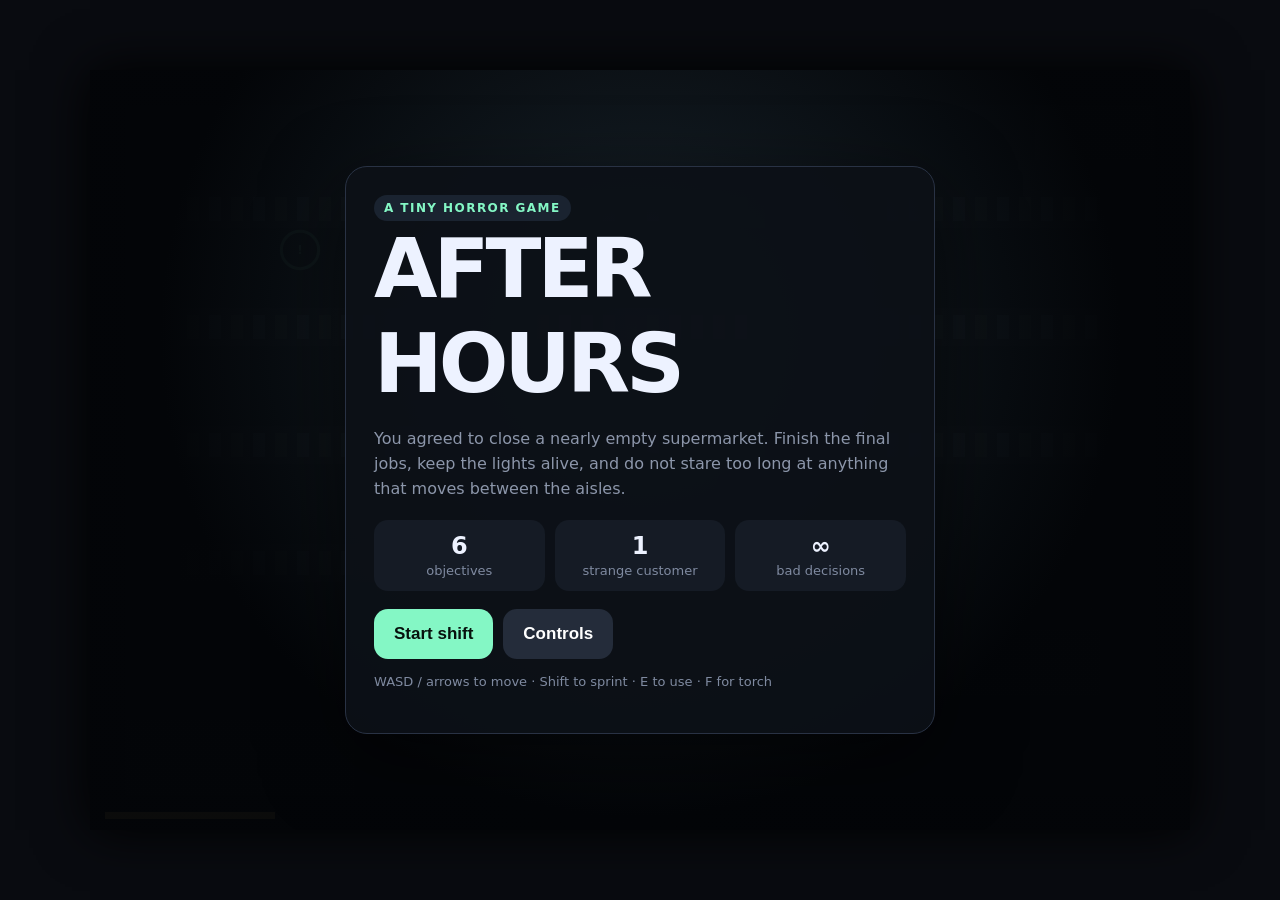
<file: after-hours/index.html>
<!DOCTYPE html>
<html lang="en">
<head>
<meta charset="UTF-8">
<meta name="viewport" content="width=device-width, initial-scale=1, maximum-scale=1, user-scalable=no">
<title>After Hours</title>
<style>
  :root{--bg:#090b10;--text:#edf2ff;--muted:#8c96aa;--accent:#84f7c5}
  *{box-sizing:border-box;-webkit-tap-highlight-color:transparent}
  html,body{margin:0;width:100%;height:100%;overflow:hidden;background:#090b10;color:var(--text);font-family:Inter,system-ui,Arial,sans-serif}
  body{display:grid;place-items:center}
  #wrap{position:relative;width:min(100vw,1100px);height:min(100vh,760px);background:#07090d;overflow:hidden;box-shadow:0 0 50px #000}
  canvas{width:100%;height:100%;display:block;image-rendering:pixelated}
  .screen{position:absolute;inset:0;display:flex;align-items:center;justify-content:center;padding:24px;background:radial-gradient(circle at 50% 35%,rgba(42,60,73,.55),rgba(3,5,8,.97) 65%)}
  .card{width:min(92%,590px);padding:28px;border:1px solid #293244;border-radius:22px;background:rgba(12,16,23,.94);box-shadow:0 24px 80px #0008}
  h1{margin:0 0 6px;font-size:clamp(42px,8vw,82px);letter-spacing:-4px}h2{margin:0 0 12px;font-size:30px}p{color:var(--muted);line-height:1.55}
  .tag{display:inline-block;padding:6px 10px;border-radius:999px;background:#1a2330;color:var(--accent);font-size:12px;font-weight:800;letter-spacing:.12em}
  button{appearance:none;border:0;border-radius:14px;background:var(--accent);color:#07110d;font-size:17px;font-weight:900;padding:15px 20px;cursor:pointer}.secondary{background:#242c3a;color:white}
  .row{display:flex;gap:10px;flex-wrap:wrap}#hud{position:absolute;inset:0;pointer-events:none;padding:14px}.hudtop{display:flex;justify-content:space-between;gap:10px}
  .pill{background:#090d14cc;border:1px solid #273042;border-radius:14px;padding:10px 13px;backdrop-filter:blur(8px);font-weight:800}#objective{max-width:55%;font-size:14px}
  #message{position:absolute;left:50%;top:18%;transform:translateX(-50%);background:#0b0f16e8;border:1px solid #2a3548;border-radius:14px;padding:11px 15px;opacity:0;transition:.2s;text-align:center}
  #interact{position:absolute;left:50%;bottom:18%;transform:translateX(-50%);background:#111824dd;border:1px solid #33415a;border-radius:999px;padding:10px 15px;opacity:0}
  #controls{position:absolute;inset:0;pointer-events:none}.stick{position:absolute;bottom:22px;width:132px;height:132px;border-radius:50%;background:#10162088;border:1px solid #38445b;pointer-events:auto;touch-action:none}
  #moveStick{left:18px}.nub{position:absolute;left:42px;top:42px;width:48px;height:48px;border-radius:50%;background:#cbd5e155}.action{position:absolute;right:22px;bottom:32px;width:88px;height:88px;border-radius:50%;pointer-events:auto;background:#84f7c5cc;display:grid;place-items:center;color:#07110d;font-weight:1000;touch-action:none}
  .sprint{position:absolute;right:118px;bottom:112px;width:64px;height:64px;border-radius:50%;pointer-events:auto;background:#ffd166cc;display:grid;place-items:center;color:#241b00;font-weight:1000;touch-action:none;font-size:12px}.small{font-size:13px;color:#7f8aa0}
  .statgrid{display:grid;grid-template-columns:repeat(3,1fr);gap:10px;margin:18px 0}.stat{background:#151b25;border-radius:14px;padding:12px;text-align:center}.stat b{display:block;font-size:24px}#pauseBtn{pointer-events:auto;cursor:pointer}
  @media (hover:hover) and (pointer:fine){#controls{display:none}}@media (max-width:600px){#wrap{width:100vw;height:100vh}.card{padding:22px}h1{letter-spacing:-2px}.pill{font-size:12px;padding:8px 10px}#objective{max-width:63%}}
</style></head><body><div id="wrap"><canvas id="game" width="1100" height="760"></canvas>
<div id="hud" style="display:none"><div class="hudtop"><div class="pill" id="objective">Objective</div><div class="pill"><span id="clock">11:48 PM</span> · <span id="battery">100%</span> 🔦</div><div class="pill" id="pauseBtn">Ⅱ</div></div><div id="message"></div><div id="interact">Press E to interact</div></div>
<div id="controls" style="display:none"><div class="stick" id="moveStick"><div class="nub" id="moveNub"></div></div><div class="sprint" id="sprintBtn">RUN</div><div class="action" id="actionBtn">USE</div></div>
<div class="screen" id="menu"><div class="card"><span class="tag">A TINY HORROR GAME</span><h1>AFTER<br>HOURS</h1><p>You agreed to close a nearly empty supermarket. Finish the final jobs, keep the lights alive, and do not stare too long at anything that moves between the aisles.</p><div class="statgrid"><div class="stat"><b>6</b><span class="small">objectives</span></div><div class="stat"><b>1</b><span class="small">strange customer</span></div><div class="stat"><b>∞</b><span class="small">bad decisions</span></div></div><div class="row"><button id="startBtn">Start shift</button><button class="secondary" id="howBtn">Controls</button></div><p class="small">WASD / arrows to move · Shift to sprint · E to use · F for torch</p></div></div>
<div class="screen" id="overlay" style="display:none"><div class="card"><h2 id="overlayTitle">Paused</h2><p id="overlayText">The shop will still be here.</p><div class="row"><button id="resumeBtn">Continue</button><button class="secondary" id="restartBtn">Restart</button></div></div></div></div>
<script>
(()=>{const c=document.getElementById('game'),ctx=c.getContext('2d'),W=c.width,H=c.height;const menu=document.getElementById('menu'),hud=document.getElementById('hud'),controls=document.getElementById('controls'),overlay=document.getElementById('overlay'),overlayTitle=document.getElementById('overlayTitle'),overlayText=document.getElementById('overlayText'),objectiveEl=document.getElementById('objective'),clockEl=document.getElementById('clock'),batteryEl=document.getElementById('battery'),msgEl=document.getElementById('message'),interactEl=document.getElementById('interact');let state='menu',last=0,keys={},mobileMove={x:0,y:0},sprintTouch=false,actionQueued=false,audio;
const walls=[];function wall(x,y,w,h,type='shelf'){walls.push({x,y,w,h,type})}wall(0,0,W,35,'wall');wall(0,H-35,W,35,'wall');wall(0,0,35,H,'wall');wall(W-35,0,35,H,'wall');wall(90,120,235,38);wall(90,238,235,38);wall(90,356,235,38);wall(90,474,235,38);wall(440,120,235,38);wall(440,238,235,38);wall(440,356,235,38);wall(440,474,235,38);wall(790,120,220,38);wall(790,238,220,38);wall(790,356,220,38);wall(790,560,220,65,'checkout');wall(35,650,230,75,'staff');wall(945,35,120,55,'office');
const tasks=[{x:210,y:180,name:'Face up aisle 1',done:false,verb:'Straightening products'},{x:555,y:300,name:'Clean the spill',done:false,verb:'Mopping something sticky'},{x:900,y:180,name:'Check freezer temperature',done:false,verb:'Reading -18°C'},{x:860,y:500,name:'Return abandoned basket',done:false,verb:'Stacking basket'},{x:1010,y:92,name:'Collect office keys',done:false,verb:'Taking keys'},{x:150,y:620,name:'Clock out in staff room',done:false,verb:'Clocking out'}];let currentTask=0,taskProgress=0,shiftTime=0,scare=0,flicker=0;const p={x:520,y:680,r:13,speed:145,stamina:100,battery:100,torch:true,angle:-Math.PI/2},stalker={x:1030,y:70,r:14,visible:false,active:false,freeze:0};
function reset(){p.x=520;p.y=680;p.stamina=100;p.battery=100;p.torch=true;currentTask=0;taskProgress=0;shiftTime=0;scare=0;flicker=0;tasks.forEach(t=>t.done=false);stalker.x=1030;stalker.y=70;stalker.active=false;stalker.visible=false;objectiveEl.textContent='Objective: '+tasks[0].name}
function begin(){reset();state='play';menu.style.display='none';overlay.style.display='none';hud.style.display='block';if(matchMedia('(hover:none)').matches)controls.style.display='block';if(!audio)audio=new(window.AudioContext||window.webkitAudioContext)();requestAnimationFrame(loop);showMsg('The manager left without saying goodbye.')}
function beep(freq=220,d=.08,vol=.035,type='sine'){if(!audio)return;const o=audio.createOscillator(),g=audio.createGain();o.type=type;o.frequency.value=freq;g.gain.setValueAtTime(vol,audio.currentTime);g.gain.exponentialRampToValueAtTime(.0001,audio.currentTime+d);o.connect(g).connect(audio.destination);o.start();o.stop(audio.currentTime+d)}
function showMsg(t){msgEl.textContent=t;msgEl.style.opacity=1;clearTimeout(showMsg.t);showMsg.t=setTimeout(()=>msgEl.style.opacity=0,2300)}function rectHit(nx,ny,r){for(const a of walls)if(nx+r>a.x&&nx-r<a.x+a.w&&ny+r>a.y&&ny-r<a.y+a.h)return true;return false}function nearestTask(){const t=tasks[currentTask];if(!t)return null;return Math.hypot(p.x-t.x,p.y-t.y)<48?t:null}
function interact(){if(state!=='play')return;const t=nearestTask();if(!t)return;taskProgress+=34;beep(340+taskProgress*2,.08,.04,'square');if(taskProgress>=100){t.done=true;taskProgress=0;currentTask++;beep(680,.16,.05);if(currentTask===2){stalker.active=true;showMsg('Something knocked over a bottle in aisle 6.')}else if(currentTask===4){flicker=4;showMsg('The lights do not like that basket.')}else if(currentTask>=tasks.length)win();else{showMsg('Task complete.');objectiveEl.textContent='Objective: '+tasks[currentTask].name}}}
function win(){state='end';overlay.style.display='flex';controls.style.display='none';overlayTitle.textContent='Shift complete';overlayText.innerHTML='You clocked out at <b>'+clockEl.textContent+'</b>.<br><br>The CCTV recording says you were the only person in the shop.';document.getElementById('resumeBtn').textContent='Play again'}function lose(){state='end';overlay.style.display='flex';controls.style.display='none';overlayTitle.textContent='You stayed too late';overlayText.textContent='The manager will mark you down as absent.';document.getElementById('resumeBtn').textContent='Try again';beep(55,.7,.12,'sawtooth')}
function angleDiff(a,b){let d=Math.abs(a-b)%(Math.PI*2);return d>Math.PI?Math.PI*2-d:d}function update(dt){shiftTime+=dt;const total=23*60+48+shiftTime*1.7;let hh=Math.floor(total/60)%24,mm=Math.floor(total)%60;clockEl.textContent=((hh+11)%12+1)+':'+String(mm).padStart(2,'0')+' '+(hh>=12?'PM':'AM');let x=(keys.d||keys.ArrowRight?1:0)-(keys.a||keys.ArrowLeft?1:0)+mobileMove.x,y=(keys.s||keys.ArrowDown?1:0)-(keys.w||keys.ArrowUp?1:0)+mobileMove.y;const mag=Math.hypot(x,y);if(mag){x/=mag;y/=mag;p.angle=Math.atan2(y,x)}const sprint=(keys.Shift||sprintTouch)&&p.stamina>1&&mag,sp=p.speed*(sprint?1.75:1);if(sprint)p.stamina=Math.max(0,p.stamina-dt*30);else p.stamina=Math.min(100,p.stamina+dt*14);let nx=p.x+x*sp*dt,ny=p.y;if(!rectHit(nx,ny,p.r))p.x=nx;ny=p.y+y*sp*dt;if(!rectHit(p.x,ny,p.r))p.y=ny;if(p.torch)p.battery=Math.max(0,p.battery-dt*.42);if(p.battery<=0)p.torch=false;batteryEl.textContent=Math.round(p.battery)+'%';if(actionQueued){actionQueued=false;interact()}const near=nearestTask();interactEl.style.opacity=near?1:0;if(near)interactEl.textContent=taskProgress?near.verb+' '+taskProgress+'%':'Press E / USE: '+near.name;if(stalker.active){stalker.freeze=Math.max(0,stalker.freeze-dt);const d=Math.hypot(p.x-stalker.x,p.y-stalker.y),canSee=p.torch&&d<240&&angleDiff(Math.atan2(stalker.y-p.y,stalker.x-p.x),p.angle)<.55;stalker.visible=canSee||d<85;if(canSee){stalker.freeze=.35;scare=Math.max(0,scare-dt*10)}else if(stalker.freeze<=0){const rate=currentTask>=4?31:20;stalker.x+=(p.x-stalker.x)/d*rate*dt;stalker.y+=(p.y-stalker.y)/d*rate*dt}if(d<34)lose();if(d<135)scare=Math.min(1,scare+dt*.8);else scare=Math.max(0,scare-dt*.25)}if(flicker>0)flicker-=dt}
function draw(){ctx.fillStyle='#080b10';ctx.fillRect(0,0,W,H);ctx.fillStyle='#101620';ctx.fillRect(35,35,W-70,H-70);ctx.strokeStyle='#151c27';for(let x=35;x<W;x+=42){ctx.beginPath();ctx.moveTo(x,35);ctx.lineTo(x,H-35);ctx.stroke()}for(let y=35;y<H;y+=42){ctx.beginPath();ctx.moveTo(35,y);ctx.lineTo(W-35,y);ctx.stroke()}for(const a of walls){if(a.type==='shelf'){ctx.fillStyle='#252d39';ctx.fillRect(a.x,a.y,a.w,a.h);for(let i=7;i<a.w-8;i+=22){ctx.fillStyle=['#9d5c63','#657a91','#777052','#586f65'][i%4];ctx.fillRect(a.x+i,a.y+7,12,a.h-14)}}else{ctx.fillStyle=a.type==='wall'?'#05070a':'#2a3038';ctx.fillRect(a.x,a.y,a.w,a.h)}}const t=tasks[currentTask];if(t){const pulse=1+Math.sin(performance.now()/250)*.15;ctx.strokeStyle='#84f7c5';ctx.lineWidth=3;ctx.beginPath();ctx.arc(t.x,t.y,18*pulse,0,Math.PI*2);ctx.stroke();ctx.fillStyle='#84f7c5';ctx.font='bold 12px system-ui';ctx.textAlign='center';ctx.fillText('!',t.x,t.y+4)}if(stalker.active&&stalker.visible){ctx.fillStyle='#08090a';ctx.beginPath();ctx.ellipse(stalker.x,stalker.y,12,19,0,0,Math.PI*2);ctx.fill();ctx.fillStyle='#d9e4df';ctx.fillRect(stalker.x-7,stalker.y-13,14,10)}ctx.fillStyle='#e8eefc';ctx.beginPath();ctx.arc(p.x,p.y,p.r,0,Math.PI*2);ctx.fill();ctx.strokeStyle='#84f7c5';ctx.lineWidth=3;ctx.beginPath();ctx.moveTo(p.x,p.y);ctx.lineTo(p.x+Math.cos(p.angle)*22,p.y+Math.sin(p.angle)*22);ctx.stroke();ctx.save();ctx.fillStyle='rgba(0,0,0,'+(flicker>0?.93:.79)+')';ctx.fillRect(0,0,W,H);ctx.globalCompositeOperation='destination-out';let g=ctx.createRadialGradient(p.x,p.y,20,p.x,p.y,p.torch?165:70);g.addColorStop(0,'rgba(0,0,0,1)');g.addColorStop(1,'rgba(0,0,0,0)');ctx.fillStyle=g;ctx.beginPath();ctx.arc(p.x,p.y,p.torch?165:70,0,Math.PI*2);ctx.fill();if(p.torch){ctx.translate(p.x,p.y);ctx.rotate(p.angle);ctx.fillStyle='rgba(0,0,0,.45)';ctx.beginPath();ctx.moveTo(0,0);ctx.arc(0,0,300,-.38,.38);ctx.closePath();ctx.fill()}ctx.restore();if(scare){ctx.fillStyle='rgba(120,0,20,'+(scare*.18)+')';ctx.fillRect(0,0,W,H)}ctx.fillStyle='#141a23';ctx.fillRect(15,H-18,170,7);ctx.fillStyle='#ffd166';ctx.fillRect(15,H-18,170*p.stamina/100,7)}
function loop(ts){if(state!=='play')return;const dt=Math.min(.032,(ts-last)/1000||0);last=ts;update(dt);draw();requestAnimationFrame(loop)}addEventListener('keydown',e=>{keys[e.key]=true;if(e.key==='e'||e.key==='E')interact();if(e.key==='f'||e.key==='F'){p.torch=!p.torch;beep(p.torch?540:180,.06,.025)}if(e.key==='Escape')pause()});addEventListener('keyup',e=>keys[e.key]=false);function pause(){if(state==='play'){state='pause';overlay.style.display='flex';controls.style.display='none';overlayTitle.textContent='Paused';overlayText.textContent='The shop will still be here.';document.getElementById('resumeBtn').textContent='Continue'}}document.getElementById('startBtn').onclick=begin;document.getElementById('howBtn').onclick=()=>alert('Move with WASD / arrows or the on-screen stick.\nHold Shift / RUN to sprint.\nPress E / USE near glowing objective markers.\nPress F to toggle your torch.\nLooking directly at the figure makes it stop moving.');document.getElementById('pauseBtn').onclick=pause;document.getElementById('resumeBtn').onclick=()=>{if(state==='end')begin();else{state='play';overlay.style.display='none';if(matchMedia('(hover:none)').matches)controls.style.display='block';last=performance.now();requestAnimationFrame(loop)}};document.getElementById('restartBtn').onclick=begin;const stick=document.getElementById('moveStick'),nub=document.getElementById('moveNub');function stickMove(e){const r=stick.getBoundingClientRect(),t=e.touches?e.touches[0]:e;let dx=t.clientX-(r.left+r.width/2),dy=t.clientY-(r.top+r.height/2),m=Math.hypot(dx,dy),max=42;if(m>max){dx=dx/m*max;dy=dy/m*max}mobileMove.x=dx/max;mobileMove.y=dy/max;nub.style.transform=`translate(${dx}px,${dy}px)`}stick.addEventListener('touchstart',stickMove,{passive:false});stick.addEventListener('touchmove',e=>{e.preventDefault();stickMove(e)},{passive:false});stick.addEventListener('touchend',()=>{mobileMove.x=mobileMove.y=0;nub.style.transform=''});document.getElementById('actionBtn').addEventListener('touchstart',e=>{e.preventDefault();actionQueued=true});document.getElementById('sprintBtn').addEventListener('touchstart',e=>{e.preventDefault();sprintTouch=true});document.getElementById('sprintBtn').addEventListener('touchend',()=>sprintTouch=false);draw()})();
</script></body></html>
</file>
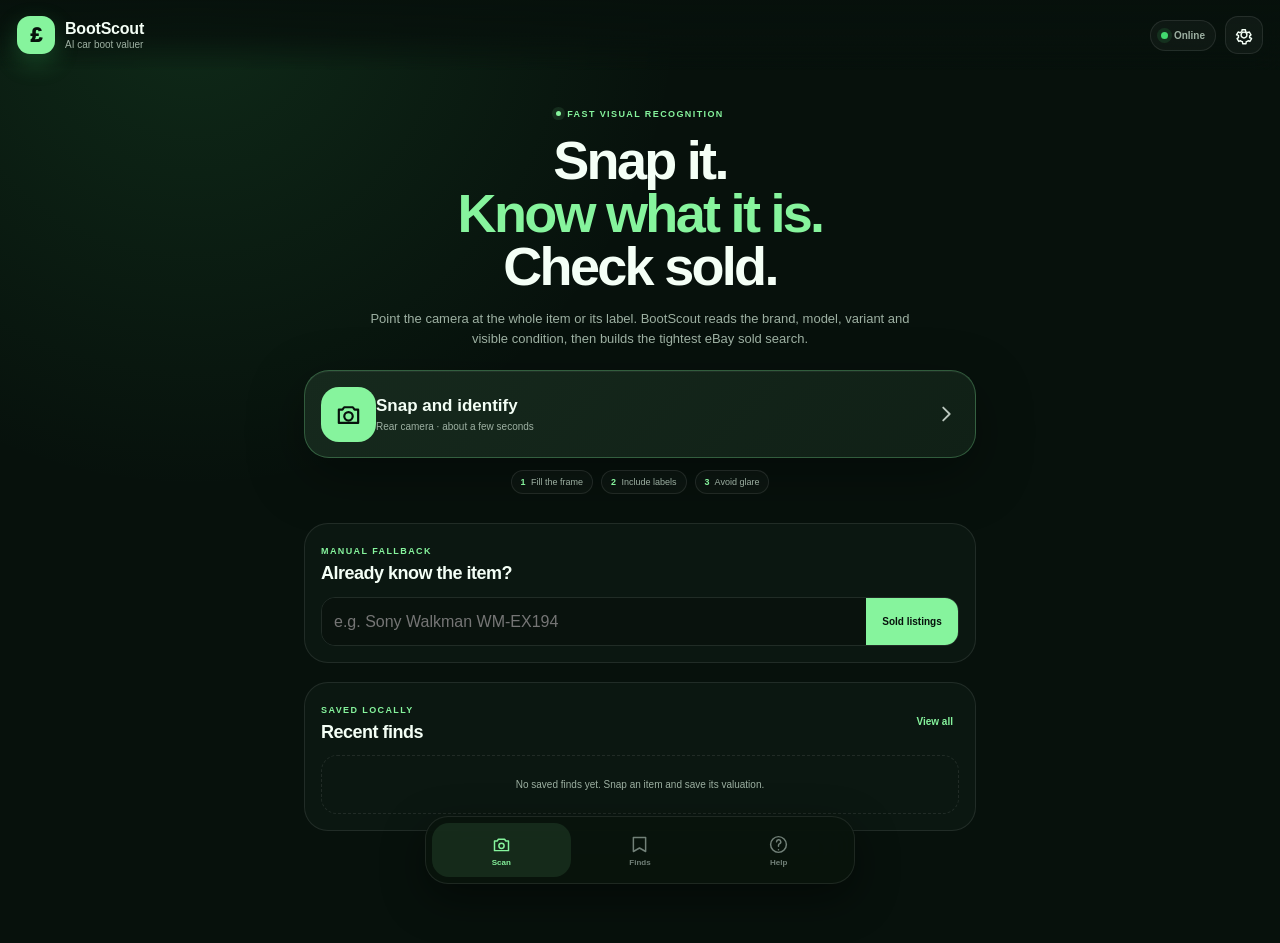
<file: bootscout/index.html>
<!doctype html>
<html lang="en-GB">
<head>
  <meta charset="utf-8">
  <meta name="viewport" content="width=device-width,initial-scale=1,viewport-fit=cover,user-scalable=no">
  <meta name="theme-color" content="#07110c">
  <meta name="color-scheme" content="dark">
  <meta name="description" content="Snap an item, identify it with AI and jump straight to exact eBay sold listings.">
  <meta name="apple-mobile-web-app-capable" content="yes">
  <meta name="apple-mobile-web-app-status-bar-style" content="black-translucent">
  <meta name="apple-mobile-web-app-title" content="BootScout">
  <title>BootScout AI – Snap, identify, value</title>
  <link rel="manifest" href="manifest.webmanifest">
  <link rel="icon" href="icon.svg" type="image/svg+xml">
  <link rel="apple-touch-icon" href="icon.svg">
  <link rel="stylesheet" href="styles-v2.css?v=2">
</head>
<body>
  <div class="backdrop" aria-hidden="true"></div>

  <header class="topbar">
    <button class="brand" type="button" data-view="scan" aria-label="BootScout home">
      <span class="brand-icon">£</span>
      <span><strong>BootScout</strong><small>AI car boot valuer</small></span>
    </button>
    <div class="top-actions">
      <span id="onlinePill" class="online-pill"><i></i><span>Online</span></span>
      <button id="settingsButton" class="round-button" type="button" aria-label="Settings">
        <svg viewBox="0 0 24 24" aria-hidden="true"><path d="M12 15.5a3.5 3.5 0 1 0 0-7 3.5 3.5 0 0 0 0 7Z"/><path d="m19.4 15 .1.1 1.6 1.2-2 3.4-2-.8-.2.1a8 8 0 0 1-2 .9l-.2.1-.3 2.5h-4l-.3-2.5-.2-.1a8 8 0 0 1-2-.9l-.2-.1-2 .8-2-3.4 1.6-1.2.1-.1a8 8 0 0 1 0-2.3v-.2L3 11.8l2-3.4 2 .8.2-.1a8 8 0 0 1 2-.9l.2-.1.3-2.5h4l.3 2.5.2.1a8 8 0 0 1 2 .9l.2.1 2-.8 2 3.4-1.6 1.2-.1.1a8 8 0 0 1 0 2.3Z"/></svg>
      </button>
    </div>
  </header>

  <main>
    <section id="scanView" class="view active">
      <section class="hero" aria-labelledby="heroTitle">
        <div class="hero-copy">
          <span class="eyebrow"><i></i> Fast visual recognition</span>
          <h1 id="heroTitle">Snap it. <em>Know what it is.</em> Check sold.</h1>
          <p>Point the camera at the whole item or its label. BootScout reads the brand, model, variant and visible condition, then builds the tightest eBay sold search.</p>
        </div>

        <input id="cameraInput" type="file" accept="image/*" capture="environment" hidden>
        <button id="snapButton" class="snap-button" type="button">
          <span class="snap-icon">
            <svg viewBox="0 0 24 24" aria-hidden="true"><path d="M4 8h3l1.4-2h7.2L17 8h3v11H4V8Z"/><circle cx="12" cy="13.5" r="3.5"/></svg>
          </span>
          <span><strong>Snap and identify</strong><small>Rear camera · about a few seconds</small></span>
          <svg class="arrow" viewBox="0 0 24 24" aria-hidden="true"><path d="m9 5 7 7-7 7"/></svg>
        </button>

        <div class="capture-tips">
          <span><b>1</b> Fill the frame</span>
          <span><b>2</b> Include labels</span>
          <span><b>3</b> Avoid glare</span>
        </div>
      </section>

      <section id="scanPanel" class="scan-panel hidden" aria-live="polite">
        <div class="photo-stage">
          <img id="photoPreview" alt="Item being identified">
          <div id="scanOverlay" class="scan-overlay">
            <div class="scanner-line"></div>
            <div class="scan-message">
              <span class="spinner"></span>
              <strong id="scanStatus">Preparing photo…</strong>
              <small id="scanSubstatus">Reading visible details</small>
            </div>
          </div>
          <button id="retakeButton" class="photo-action" type="button">Retake</button>
        </div>

        <article id="resultCard" class="result-card hidden">
          <header class="result-header">
            <div>
              <span class="eyebrow"><i></i> Visual match</span>
              <h2 id="itemName">Item identified</h2>
            </div>
            <span id="confidenceBadge" class="confidence">—</span>
          </header>

          <div id="identityGrid" class="identity-grid"></div>
          <p id="descriptionText" class="description"></p>
          <div id="warningBox" class="warning-box hidden"></div>

          <label class="search-label" for="searchQuery">Best sold-search wording</label>
          <div class="query-row">
            <input id="searchQuery" type="search" autocomplete="off" enterkeyhint="search">
            <button id="copyQueryButton" type="button" aria-label="Copy search wording">
              <svg viewBox="0 0 24 24" aria-hidden="true"><path d="M9 8h10v12H9zM5 4h10v4M5 4v12h4"/></svg>
            </button>
          </div>

          <button id="soldButton" class="sold-button" type="button">
            <span>
              <svg viewBox="0 0 24 24" aria-hidden="true"><path d="M4 7h16v12H4zM7 7V5h10v2M8 12h8m-8 3h5"/></svg>
              <span><strong>Open exact eBay sold listings</strong><small>Completed + sold · UK results</small></span>
            </span>
            <svg class="arrow" viewBox="0 0 24 24" aria-hidden="true"><path d="m9 5 7 7-7 7"/></svg>
          </button>

          <div id="alternativeQueries" class="alternative-queries"></div>

          <details class="evidence-panel">
            <summary>Record sold prices and calculate profit</summary>
            <div class="evidence-body">
              <form id="compForm" class="comp-form">
                <label for="compPrice">Add a matching sold price</label>
                <div><span>£</span><input id="compPrice" type="number" min="0" step="0.01" inputmode="decimal" placeholder="35.00"><button type="submit">Add</button></div>
              </form>
              <div id="compChips" class="comp-chips"></div>
              <div class="price-stats">
                <div><small>Low</small><strong id="lowPrice">—</strong></div>
                <div class="featured"><small>Median</small><strong id="medianPrice">—</strong></div>
                <div><small>High</small><strong id="highPrice">—</strong></div>
              </div>

              <div class="calculator-grid">
                <label>Seller wants<span class="money-input"><b>£</b><input id="buyPrice" type="number" min="0" step="0.01" inputmode="decimal" value="0"></span></label>
                <label>Likely sale<span class="money-input"><b>£</b><input id="salePrice" type="number" min="0" step="0.01" inputmode="decimal" value="0"></span></label>
                <label>Postage/costs<span class="money-input"><b>£</b><input id="costsPrice" type="number" min="0" step="0.01" inputmode="decimal" value="0"></span></label>
                <label>Selling fee<span class="money-input suffix"><input id="feePercent" type="number" min="0" max="100" step="0.1" inputmode="decimal" value="0"><b>%</b></span></label>
              </div>

              <div class="profit-result">
                <div><small>Expected profit</small><strong id="profitValue">£0.00</strong><span id="roiValue">0% ROI</span></div>
                <div><small>Maximum buy for £15 profit</small><strong id="maxBuyValue">£0.00</strong></div>
              </div>
            </div>
          </details>

          <div class="result-actions">
            <button id="saveButton" class="secondary-button" type="button">Save find</button>
            <button id="newScanButton" class="ghost-button" type="button">Scan another</button>
          </div>
        </article>
      </section>

      <section class="manual-card">
        <div>
          <span class="eyebrow">Manual fallback</span>
          <h2>Already know the item?</h2>
        </div>
        <form id="manualForm">
          <input id="manualQuery" type="search" autocomplete="off" placeholder="e.g. Sony Walkman WM-EX194">
          <button type="submit">Sold listings</button>
        </form>
      </section>

      <section class="recent-section">
        <header>
          <div><span class="eyebrow">Saved locally</span><h2>Recent finds</h2></div>
          <button type="button" data-view="finds">View all</button>
        </header>
        <div id="recentFinds" class="find-list"></div>
      </section>
    </section>

    <section id="findsView" class="view">
      <div class="page-title"><span class="eyebrow">On this device</span><h1>Your finds</h1><p>Photos, visual matches and calculations stay stored locally.</p></div>
      <div id="allFinds" class="find-list full"></div>
    </section>

    <section id="helpView" class="view">
      <div class="page-title"><span class="eyebrow">Get better matches</span><h1>Fast scanning guide</h1><p>The recognition is strongest when the camera can see distinctive details.</p></div>
      <div class="help-grid">
        <article><b>1</b><h2>Photograph the front</h2><p>Fill most of the frame with the item. Include logos, buttons, shape and colour.</p></article>
        <article><b>2</b><h2>Use the label when needed</h2><p>For electronics, tools and appliances, photograph the model sticker for an exact search.</p></article>
        <article><b>3</b><h2>Check the result</h2><p>AI can be wrong. Confirm the model, edition, size and included accessories against sold listings.</p></article>
        <article><b>4</b><h2>Match sold condition</h2><p>Do not compare a damaged loose item with a boxed tested example.</p></article>
      </div>
    </section>
  </main>

  <nav class="bottom-nav" aria-label="Main navigation">
    <button class="active" type="button" data-view="scan"><svg viewBox="0 0 24 24"><path d="M4 8h3l1.5-2h7L17 8h3v11H4zM9 13.5a3 3 0 1 0 6 0 3 3 0 0 0-6 0Z"/></svg><span>Scan</span></button>
    <button type="button" data-view="finds"><svg viewBox="0 0 24 24"><path d="M5 4h14v16l-7-4-7 4z"/></svg><span>Finds</span></button>
    <button type="button" data-view="help"><svg viewBox="0 0 24 24"><path d="M12 18h.01M9.8 9a2.4 2.4 0 1 1 3.2 2.26c-.7.3-1 1-1 1.74v1"/><circle cx="12" cy="12" r="9"/></svg><span>Help</span></button>
  </nav>

  <dialog id="setupDialog" class="sheet">
    <form method="dialog" class="sheet-card" id="setupForm">
      <div class="sheet-handle"></div>
      <span class="eyebrow"><i></i> One-time AI setup</span>
      <h2>Connect visual recognition</h2>
      <p>BootScout uses Google’s fast Gemini vision model to recognise products properly. Create a free API key, paste it once, and it stays only in this browser on your phone.</p>
      <a class="key-link" href="https://aistudio.google.com/app/apikey" target="_blank" rel="noopener">Get a free Google AI key <span>↗</span></a>
      <label for="apiKeyInput">Gemini API key</label>
      <div class="secret-input"><input id="apiKeyInput" type="password" autocomplete="off" placeholder="Paste key here"><button id="toggleKeyButton" type="button">Show</button></div>
      <label class="toggle-row"><input id="autoScanToggle" type="checkbox" checked><span><strong>Identify automatically after taking a photo</strong><small>Recommended for car boot speed</small></span></label>
      <p class="privacy-copy">The photo is sent to Google only when recognition runs. The API key is never committed to GitHub or included in saved finds.</p>
      <div class="sheet-actions"><button id="cancelSetupButton" class="ghost-button" type="button">Not now</button><button class="primary-button" type="submit">Save and test</button></div>
      <button id="removeKeyButton" class="danger-link hidden" type="button">Remove saved key</button>
    </form>
  </dialog>

  <dialog id="findDialog" class="sheet">
    <div class="sheet-card">
      <div class="sheet-handle"></div>
      <button id="closeFindDialog" class="close-button" type="button" aria-label="Close">×</button>
      <div id="findDetail"></div>
    </div>
  </dialog>

  <div id="toast" class="toast" role="status"></div>
  <script src="app-v2.js?v=2" defer></script>
</body>
</html>
</file>
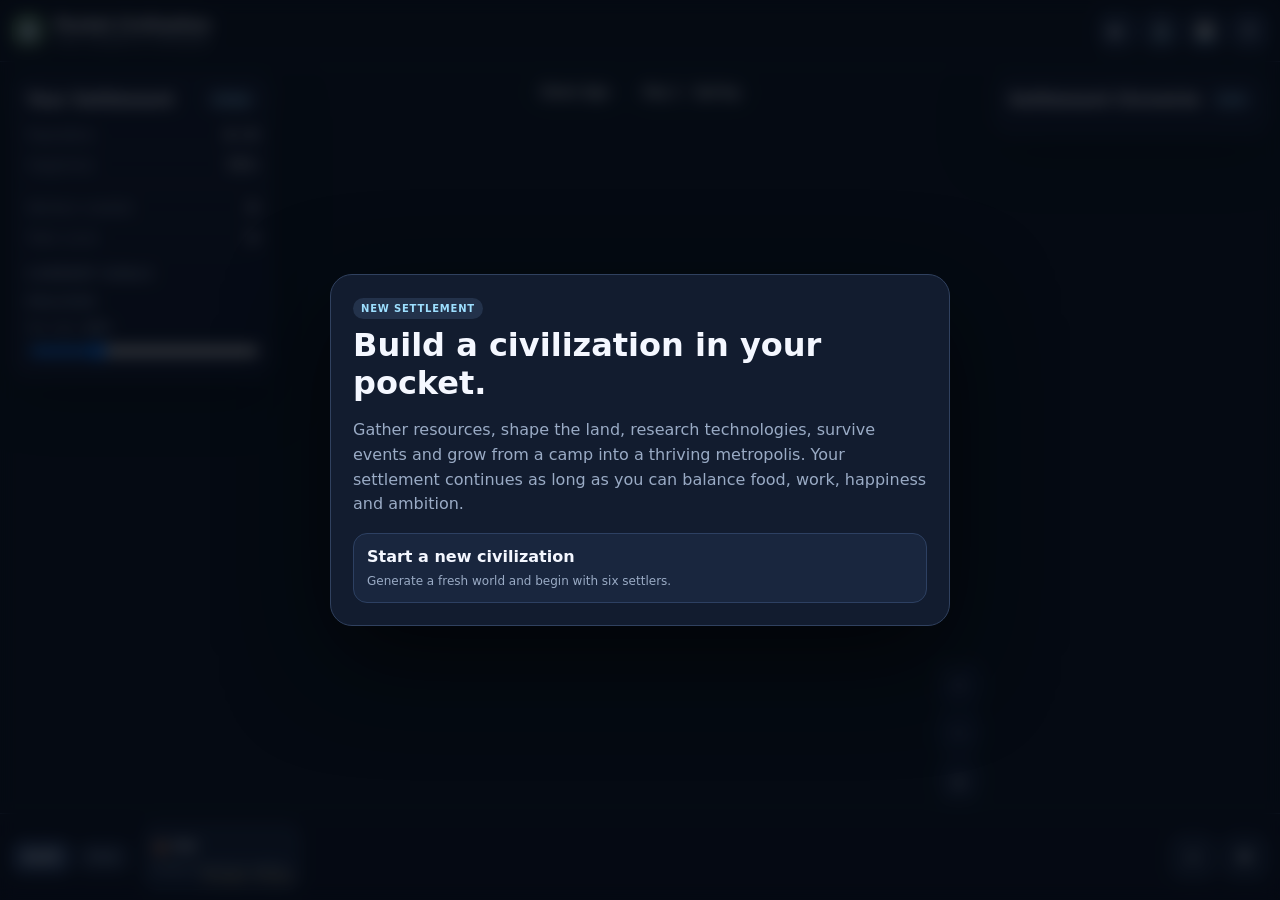
<file: pocket-civilization/index.html>
<!doctype html><html><head><meta charset="utf-8"><meta name="viewport" content="width=device-width,initial-scale=1,maximum-scale=1,user-scalable=no"><meta name="theme-color" content="#111827"><title>Pocket Civilization</title><style>html,body{margin:0;height:100%;background:#0c1220;color:#fff;font-family:system-ui;display:grid;place-items:center}.l{text-align:center}.s{width:44px;height:44px;border:4px solid #2b3954;border-top-color:#7ee787;border-radius:50%;margin:auto;animation:r 1s linear infinite}@keyframes r{to{transform:rotate(360deg)}}</style></head><body><div class="l"><div class="s"></div><p>Building your civilization…</p></div><script>Promise.all(['data/0.txt','data/1.txt','data/2.txt','data/3.txt','data/4.txt','data/5.txt','data/6.txt'].map(p=>fetch(p).then(r=>r.text()))).then(a=>{const u=Uint8Array.from(atob(a.join('')),c=>c.charCodeAt(0));return new Response(new Blob([u]).stream().pipeThrough(new DecompressionStream('gzip'))).text()}).then(h=>{document.open();document.write(h);document.close()}).catch(e=>document.body.innerHTML='<p>Unable to load the game. Refresh the page or update your browser.</p>');</script></body></html>
</file>
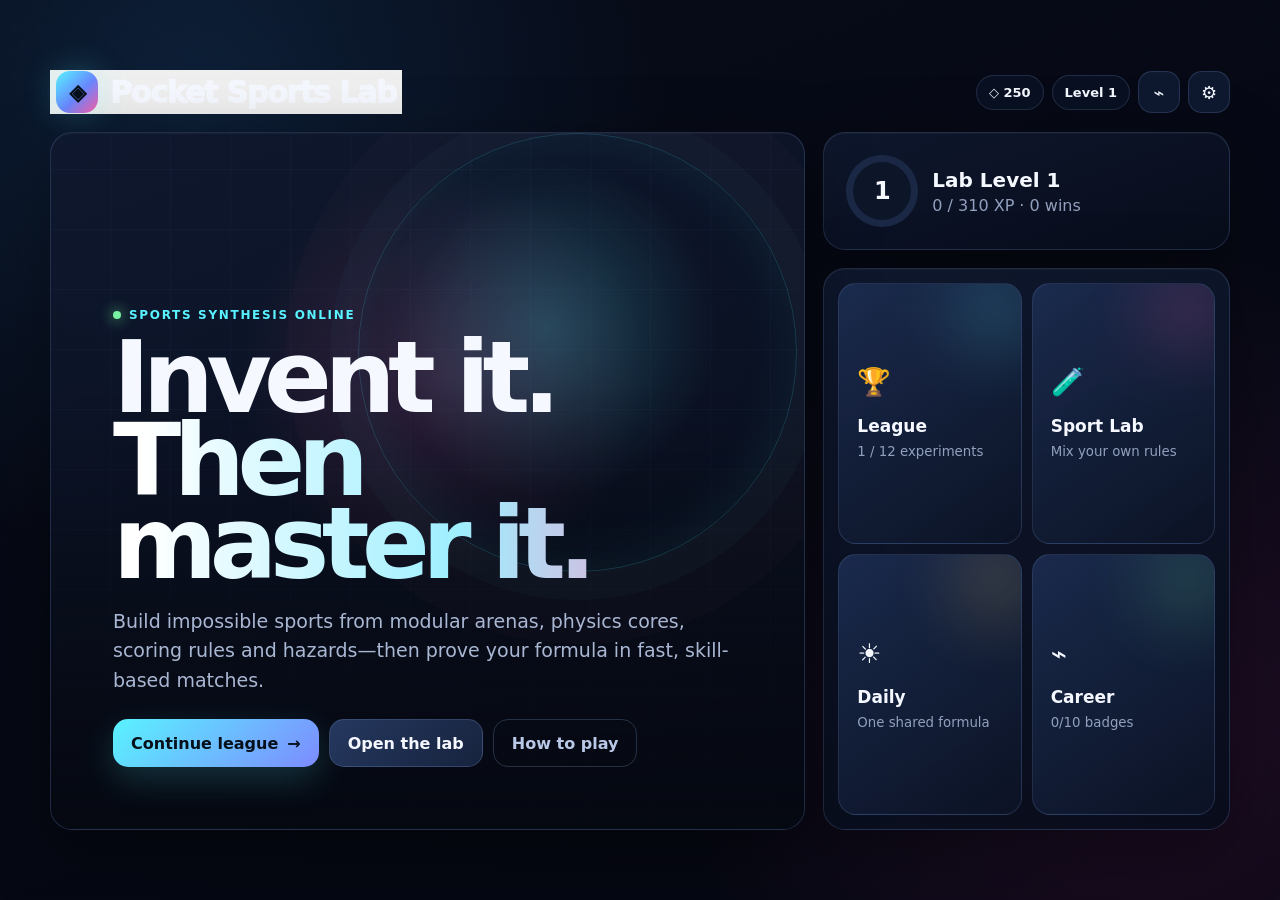
<file: pocket-sports-lab/index.html>
<!doctype html><html lang="en"><head><meta charset="utf-8"><meta name="viewport" content="width=device-width,initial-scale=1,viewport-fit=cover,user-scalable=no"><meta name="theme-color" content="#070b18"><title>Pocket Sports Lab</title><style>html,body{margin:0;height:100%;background:#060915;color:#f5f8ff;font-family:Inter,system-ui,-apple-system,BlinkMacSystemFont,"Segoe UI",sans-serif;display:grid;place-items:center}.l{text-align:center;padding:24px}.orb{width:72px;height:72px;border-radius:50%;margin:auto;background:radial-gradient(circle at 35% 30%,#fff,#59f3ff 18%,#6677ff 55%,#151f51);box-shadow:0 0 40px #59f3ff66;animation:b 1.1s ease-in-out infinite}@keyframes b{50%{transform:translateY(-8px) scale(1.04)}}h1{font-size:clamp(28px,7vw,48px);margin:22px 0 8px;letter-spacing:-.04em}p{color:#91a0be;margin:0;line-height:1.55}</style></head><body><main class="l"><div class="orb"></div><h1>Pocket Sports Lab</h1><p>Synthesising the arena…</p></main><script>const files=[0,1,2,3,4,5,6].map(i=>`data/${i}.txt?v=1`);Promise.all(files.map(p=>fetch(p,{cache:'no-store'}).then(r=>{if(!r.ok)throw Error(`${p}: ${r.status}`);return r.text()}))).then(a=>{const bytes=Uint8Array.from(atob(a.join('')),c=>c.charCodeAt(0));if(!('DecompressionStream'in window))throw Error('Browser decompression is unavailable.');return new Response(new Blob([bytes]).stream().pipeThrough(new DecompressionStream('gzip'))).text()}).then(html=>{document.open();document.write(html);document.close()}).catch(err=>{console.error(err);document.body.innerHTML='<main class="l"><h1>Unable to initialise the lab</h1><p>Refresh the page. If this continues, update your browser or use the downloadable edition.</p></main>'});</script></body></html>
</file>
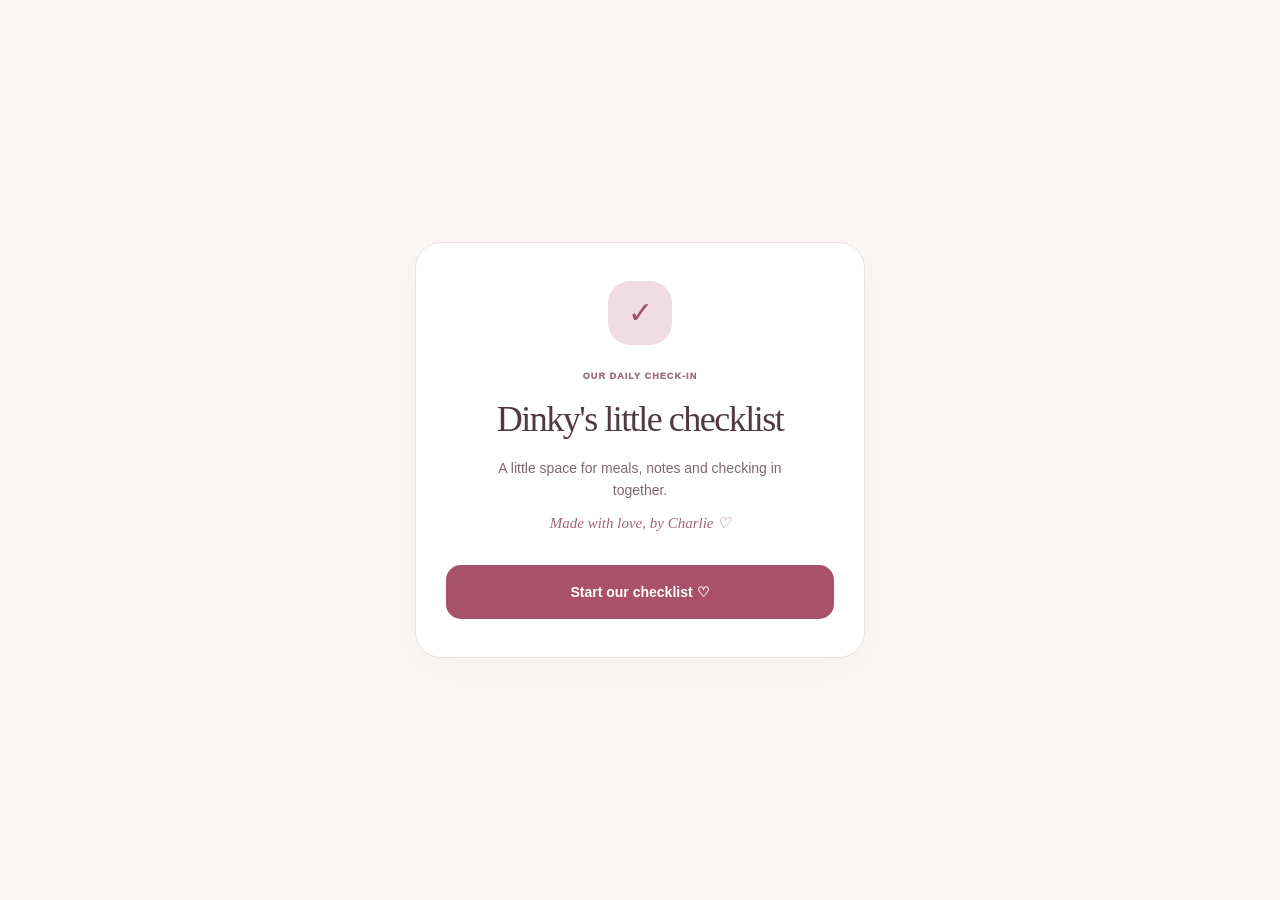
<file: stinky/index.html>
<!doctype html>
<html lang="en">
<head>
  <meta charset="utf-8">
  <meta name="viewport" content="width=device-width,initial-scale=1,viewport-fit=cover">
  <meta name="theme-color" content="#fff6f2">
  <meta name="apple-mobile-web-app-capable" content="yes">
  <meta name="apple-mobile-web-app-status-bar-style" content="default">
  <meta name="apple-mobile-web-app-title" content="Dinky's List">
  <link rel="manifest" href="manifest.webmanifest?v=10">
  <link rel="icon" href="assets/dog-face-192.png" type="image/png">
  <link rel="apple-touch-icon" sizes="180x180" href="assets/dog-face-180.png">
  <title>Dinky's little checklist</title>
  <link rel="stylesheet" href="v7.css?v=8">
  <link rel="stylesheet" href="dinky.css?v=11">
<style>
body{background:#faf7f4}.shell{max-width:900px;padding-top:32px}.topbar{padding-bottom:15px;border-bottom:1px solid #eadfe0;margin-bottom:12px}.list-mark,.welcome-mark{display:grid;place-items:center;background:#f1dce3;color:#96546b;border-radius:16px;width:46px;height:46px;font-size:23px}.welcome-mark{margin:0 auto 24px;width:64px;height:64px;border-radius:22px;font-size:30px}.status{margin-bottom:30px}.day-heading{display:flex;align-items:center;justify-content:space-between;gap:16px;margin:0 0 22px}.day-heading .eyebrow{color:#9c7380;font-size:9px;letter-spacing:.16em;margin-bottom:8px}.day-heading h2{font:400 34px/1.1 Georgia,serif;letter-spacing:-1px;margin:0}.day-heading .date-chip{font-size:11px;color:#826a73;background:#fff;border:1px solid #e9dfe1;padding:10px 13px;white-space:nowrap}.progress{background:#fff;border:1px solid #e8dfe0;border-radius:22px;margin-bottom:30px;padding:23px}.ring:after{background:#fff}.step b{border-color:#fff}.meal{box-shadow:0 4px 18px #61444d04;border-radius:20px}.meal-head{padding-top:20px}.meal-title h3{font-size:23px}.meal textarea{background:#faf8f6}.check-btn{background:#f6e8ed;border-color:#ecd7df}.section-heading{margin-bottom:16px}.section-heading h2{font-size:23px}.welcome-card{padding:38px 30px;background:#fff;border-radius:26px;box-shadow:0 12px 45px #6747520a}.welcome h1{font-size:36px}.welcome p{max-width:320px;margin:18px auto}.welcome .primary{margin-top:15px}footer{padding-top:25px;font-size:12px}footer span{display:inline;margin-left:5px;font-size:16px}
@media(max-width:649px){.shell{padding-top:20px}.topcopy h1{font-size:20px}.day-heading{align-items:flex-start;flex-direction:column;gap:13px;margin-bottom:19px}.day-heading h2{font-size:32px}.day-heading .date-chip{padding:0;background:none;border:0;font-size:12px}.status{margin-bottom:26px}.progress{padding:20px}.meal-grid{gap:16px}.welcome-card{padding:30px 24px}.section-heading>span{font-size:10px}}
</style>
</head>
<body>
  <section id="welcome" class="welcome">
    <div class="welcome-card">
      <div class="welcome-mark" aria-hidden="true">✓</div><p class="eyebrow">Our daily check-in</p>
      <h1>Dinky's little checklist</h1>
      <p>A little space for meals, notes and checking in together. <span class="welcome-signature">Made with love, by Charlie ♡</span></p>
      <button id="create" class="primary">Start our checklist ♡</button>
      <button id="recent" class="recent hidden"></button>
    </div>
  </section>

  <main id="app" class="shell hidden">
    <header class="topbar">
      <div class="list-mark" aria-hidden="true">✓</div>
      <div class="topcopy"><p class="brand-kicker">DAISY & CHARLIE</p><h1>Dinky's little checklist</h1><small id="roomLabel" class="hidden"></small></div>
      <button id="settings" class="icon-btn" aria-label="Settings">•••</button>
    </header>
    <div class="status"><span id="syncDot" class="dot"></span><span id="syncText">Connecting live sync…</span></div>

<section class="day-heading"><div><p class="eyebrow">A fresh little day</p><h2>Today’s checklist</h2></div><span id="todayDate" class="date-chip"></span></section>
    <section class="progress" aria-label="Today's meal progress">
      <div class="progress-top">
        <div><p class="eyebrow">Today's progress</p><h2 id="progressTitle">0 of 4 checked</h2><p id="progressText">Tap a meal when it has been eaten.</p></div>
        <div id="ring" class="ring"><span id="percent">0%</span></div>
      </div>
      <div id="steps" class="steps"></div>
    </section>

    <div class="section-heading"><h2>Your meals</h2><span>One tap after eating ♡</span></div><section id="mealGrid" class="meal-grid" aria-label="Meals"></section><footer>For my favourite person. Always. <span>♡</span></footer>
  </main>

  <div id="settingsSheet" class="sheet-bg hidden">
    <section class="sheet" role="dialog" aria-modal="true" aria-labelledby="settingsTitle">
      <div class="handle"></div>
      <div class="sheet-head"><div><p class="eyebrow">Settings</p><h2 id="settingsTitle">Our little checklist</h2></div><button id="closeSettings" class="close" aria-label="Close settings">×</button></div>
      <label for="viewerName">Name on this phone</label>
      <input id="viewerName" class="field" maxlength="30" placeholder="Daisy or Charlie">
      <button id="saveName" class="save">Save name</button>
      <button id="share" class="setting"><i>🔗</i><span><strong>Share with the other phone</strong><small>Send the private checklist link</small></span></button>
      <button id="copyNtfy" class="setting"><i>🔔</i><span><strong>Copy iPhone notification code</strong><small>Paste this into the ntfy app</small></span></button>
      <div id="topic" class="topic hidden"></div>
      <button id="reset" class="setting"><i>↺</i><span><strong>Reset today</strong><small>Untick all four meals</small></span></button>
    </section>
  </div>
  <div id="toast" class="toast" role="status" aria-live="polite"></div>
  <div id="confetti" class="confetti" aria-hidden="true"></div>

  <script src="v9.js?v=9"></script>

</body>
</html>
</file>
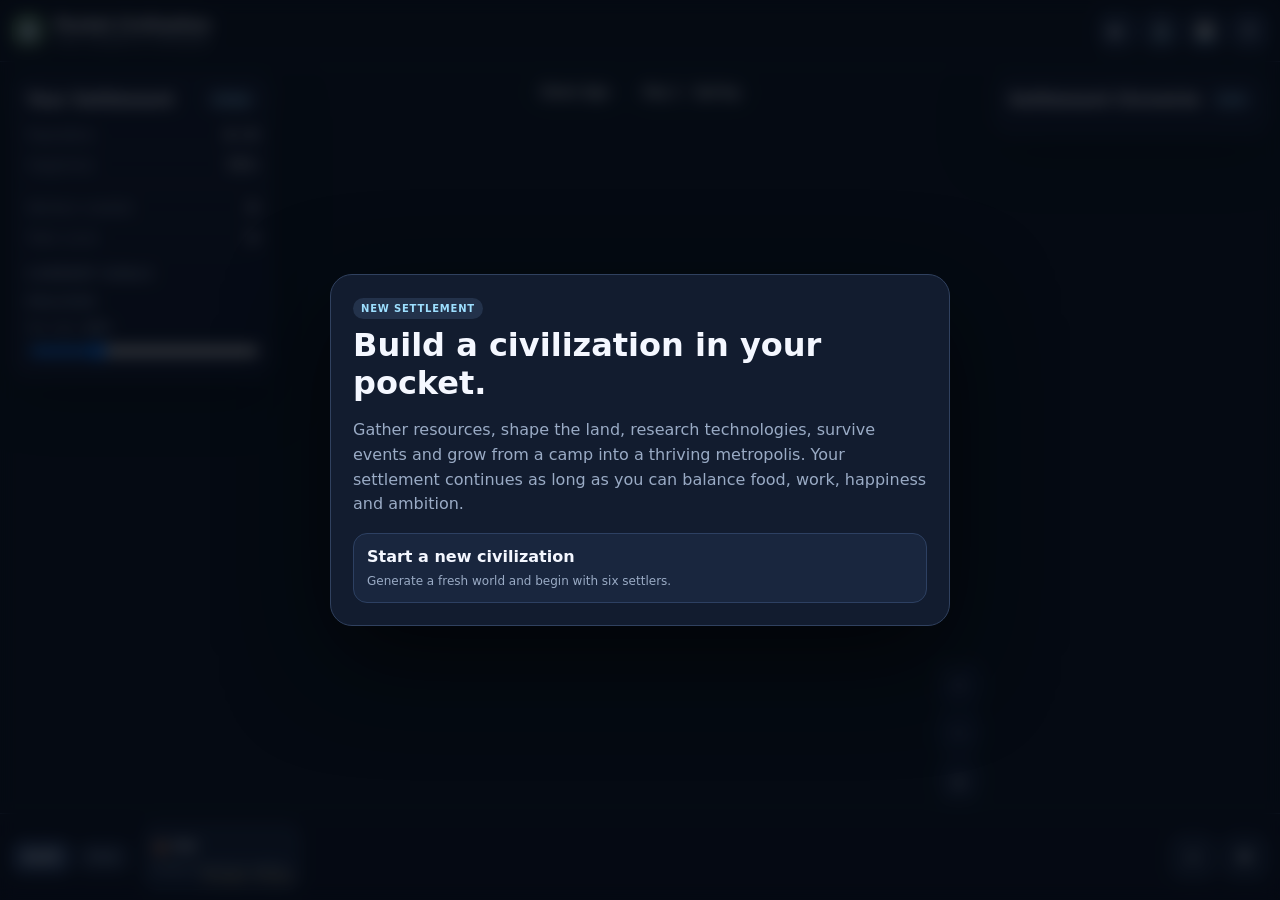
<file: pocket-civilization.html>
<!doctype html><html><head><meta charset="utf-8"><meta name="viewport" content="width=device-width,initial-scale=1,maximum-scale=1,user-scalable=no"><meta name="theme-color" content="#111827"><title>Pocket Civilization</title><style>html,body{margin:0;height:100%;background:#0c1220;color:#fff;font-family:system-ui;display:grid;place-items:center}.l{text-align:center}.s{width:44px;height:44px;border:4px solid #2b3954;border-top-color:#7ee787;border-radius:50%;margin:auto;animation:r 1s linear infinite}@keyframes r{to{transform:rotate(360deg)}}</style></head><body><div class="l"><div class="s"></div><p>Building your civilization…</p></div><script>Promise.all(['pocket-civilization/data/0.txt','pocket-civilization/data/1.txt','pocket-civilization/data/2.txt','pocket-civilization/data/3.txt','pocket-civilization/data/4.txt','pocket-civilization/data/5.txt','pocket-civilization/data/6.txt'].map(p=>fetch(p,{cache:'no-store'}).then(r=>{if(!r.ok)throw new Error(r.status);return r.text()}))).then(a=>{const u=Uint8Array.from(atob(a.join('')),c=>c.charCodeAt(0));return new Response(new Blob([u]).stream().pipeThrough(new DecompressionStream('gzip'))).text()}).then(h=>{document.open();document.write(h);document.close()}).catch(e=>document.body.innerHTML='<main style="max-width:520px;padding:24px;text-align:center"><h1>Game files are still deploying</h1><p>Open the standalone download for now, or refresh this page once GitHub Pages has published the latest commit.</p></main>');</script></body></html>
</file>
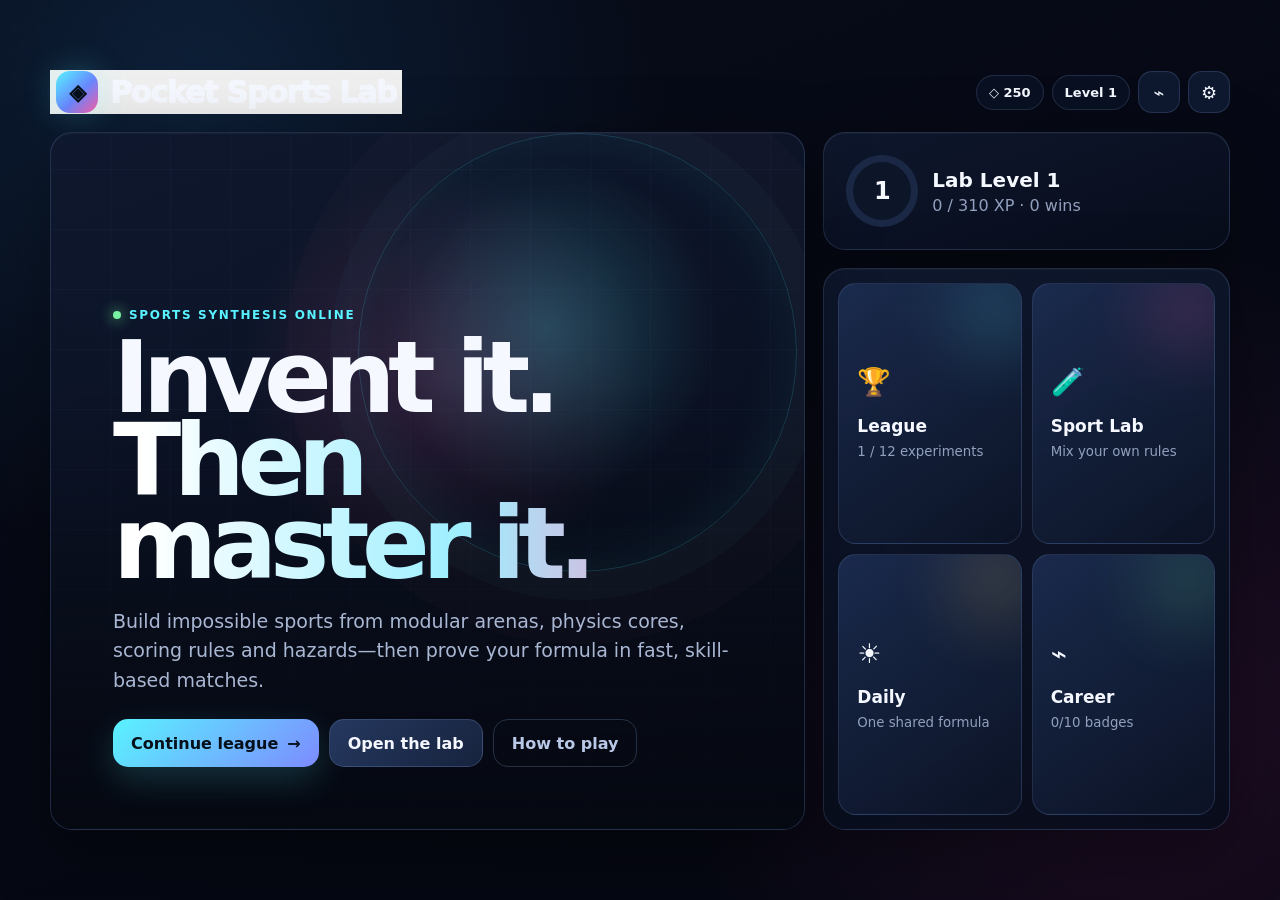
<file: pocket-sports-lab.html>
<!doctype html><html lang="en"><head><meta charset="utf-8"><meta name="viewport" content="width=device-width,initial-scale=1"><meta name="theme-color" content="#070b18"><meta http-equiv="refresh" content="0;url=./pocket-sports-lab/"><title>Pocket Sports Lab</title><style>html,body{margin:0;height:100%;display:grid;place-items:center;background:#060915;color:#f5f8ff;font-family:system-ui}a{color:#59f3ff}</style><script>location.replace('./pocket-sports-lab/')</script></head><body><p><a href="./pocket-sports-lab/">Open Pocket Sports Lab</a></p></body></html>
</file>
<file: bootscout/styles-v2.css>
:root {
  --bg:#07110c;
  --panel:#0e1b14;
  --panel-2:#132219;
  --line:rgba(255,255,255,.09);
  --text:#f4fff6;
  --muted:#9db0a2;
  --green:#86f49d;
  --green-2:#42d96f;
  --yellow:#ffd76a;
  --red:#ff8d8d;
  --shadow:0 18px 55px rgba(0,0,0,.35);
  font-family:Inter,ui-sans-serif,-apple-system,BlinkMacSystemFont,"SF Pro Display","Segoe UI",sans-serif;
}
*{box-sizing:border-box}
html{background:var(--bg);color:var(--text);min-height:100%;-webkit-text-size-adjust:100%}
body{margin:0;min-height:100dvh;background:radial-gradient(circle at 15% 0%,rgba(68,208,107,.13),transparent 34%),var(--bg);padding:env(safe-area-inset-top) 0 calc(88px + env(safe-area-inset-bottom));-webkit-font-smoothing:antialiased}
button,input{font:inherit}
button{color:inherit}
button,a{-webkit-tap-highlight-color:transparent}
button{cursor:pointer}
.backdrop{position:fixed;inset:0;pointer-events:none;background:radial-gradient(circle at 100% 30%,rgba(118,244,153,.06),transparent 30%);z-index:-1}
.topbar{height:70px;padding:10px 17px;display:flex;align-items:center;justify-content:space-between;position:sticky;top:0;z-index:20;background:linear-gradient(180deg,rgba(7,17,12,.96),rgba(7,17,12,.84),transparent);backdrop-filter:blur(14px)}
.brand{display:flex;gap:10px;align-items:center;border:0;background:none;padding:0;text-align:left}
.brand-icon{width:38px;height:38px;border-radius:13px;display:grid;place-items:center;background:var(--green);color:#07110c;font-weight:950;font-size:21px;box-shadow:0 9px 25px rgba(75,227,113,.22)}
.brand strong,.brand small{display:block}.brand strong{font-size:16px;letter-spacing:-.2px}.brand small{font-size:10px;color:var(--muted);margin-top:1px}
.top-actions{display:flex;align-items:center;gap:9px}.online-pill{height:31px;display:flex;align-items:center;gap:6px;border:1px solid var(--line);background:rgba(255,255,255,.035);padding:0 10px;border-radius:999px;color:var(--muted);font-size:10px;font-weight:800}.online-pill i{width:7px;height:7px;border-radius:50%;background:var(--green-2);box-shadow:0 0 0 4px rgba(66,217,111,.12)}.online-pill.offline i{background:var(--red);box-shadow:0 0 0 4px rgba(255,141,141,.12)}
.round-button{width:38px;height:38px;border:1px solid var(--line);border-radius:13px;background:rgba(255,255,255,.04);display:grid;place-items:center}.round-button svg{width:20px;fill:none;stroke:currentColor;stroke-width:1.7;stroke-linecap:round;stroke-linejoin:round}
main{width:min(720px,100%);margin:0 auto}.view{display:none;padding:8px 16px 24px}.view.active{display:block;animation:fade .22s ease}@keyframes fade{from{opacity:.2;transform:translateY(5px)}to{opacity:1;transform:none}}
.hero{padding:15px 0 8px}.hero-copy{text-align:center;padding:9px 10px 21px}.eyebrow{text-transform:uppercase;letter-spacing:1.4px;font-weight:900;font-size:9px;color:var(--green);display:inline-flex;align-items:center;gap:6px}.eyebrow i{width:5px;height:5px;border-radius:50%;background:currentColor;box-shadow:0 0 0 4px rgba(134,244,157,.1)}
h1,h2,p{margin:0}.hero h1{font-size:clamp(35px,10vw,54px);line-height:.98;letter-spacing:-2.7px;margin:14px 0 16px}.hero h1 em{display:block;color:var(--green);font-style:normal}.hero-copy p{font-size:13px;line-height:1.55;color:var(--muted);max-width:570px;margin:auto}
.snap-button{width:100%;min-height:88px;border:1px solid rgba(134,244,157,.28);background:linear-gradient(135deg,#16291d,#102016);border-radius:25px;padding:14px 16px;display:grid;grid-template-columns:55px 1fr 24px;align-items:center;text-align:left;box-shadow:var(--shadow),inset 0 1px rgba(255,255,255,.05)}.snap-button:active{transform:scale(.985)}.snap-icon{width:55px;height:55px;border-radius:18px;background:var(--green);display:grid;place-items:center;color:#07110c}.snap-icon svg{width:29px;fill:none;stroke:currentColor;stroke-width:1.8;stroke-linecap:round;stroke-linejoin:round}.snap-button strong,.snap-button small{display:block}.snap-button strong{font-size:17px}.snap-button small{color:var(--muted);font-size:10px;margin-top:5px}.arrow{width:22px;fill:none;stroke:currentColor;stroke-width:2;stroke-linecap:round;stroke-linejoin:round;opacity:.75}
.capture-tips{display:flex;justify-content:center;gap:8px;flex-wrap:wrap;margin:12px 0 2px}.capture-tips span{font-size:9px;color:var(--muted);border:1px solid var(--line);border-radius:999px;padding:6px 9px;background:rgba(255,255,255,.025)}.capture-tips b{color:var(--green);margin-right:3px}
.hidden{display:none!important}.scan-panel{margin-top:8px}.photo-stage{height:min(59vh,470px);min-height:350px;border-radius:27px;overflow:hidden;position:relative;background:#020603;border:1px solid var(--line);box-shadow:var(--shadow)}.photo-stage img{width:100%;height:100%;object-fit:contain;background:#020603}.scan-overlay{position:absolute;inset:0;display:grid;place-items:center;background:linear-gradient(180deg,rgba(7,17,12,.1),rgba(7,17,12,.64));overflow:hidden}.scanner-line{position:absolute;left:8%;right:8%;height:2px;background:var(--green);box-shadow:0 0 20px var(--green);animation:scan 1.8s ease-in-out infinite}@keyframes scan{0%{top:15%;opacity:.2}50%{opacity:1}100%{top:82%;opacity:.2}}.scan-message{text-align:center;margin-top:38%;padding:16px}.scan-message strong,.scan-message small{display:block}.scan-message strong{font-size:16px}.scan-message small{color:#c0cec4;font-size:10px;margin-top:7px}.spinner{width:31px;height:31px;border:3px solid rgba(255,255,255,.16);border-top-color:var(--green);border-radius:50%;display:block;margin:0 auto 13px;animation:spin .8s linear infinite}@keyframes spin{to{transform:rotate(360deg)}}.photo-action{position:absolute;top:12px;right:12px;border:1px solid rgba(255,255,255,.18);background:rgba(7,17,12,.73);backdrop-filter:blur(10px);border-radius:999px;padding:8px 12px;font-weight:850;font-size:10px}
.result-card{margin-top:14px;border:1px solid var(--line);border-radius:27px;background:linear-gradient(180deg,rgba(20,37,27,.98),rgba(12,25,17,.98));padding:18px;box-shadow:var(--shadow)}.result-header{display:flex;justify-content:space-between;gap:12px;align-items:flex-start}.result-header h2{font-size:24px;line-height:1.08;letter-spacing:-.9px;margin-top:7px}.confidence{border-radius:999px;background:rgba(134,244,157,.1);border:1px solid rgba(134,244,157,.2);color:var(--green);font-size:9px;font-weight:950;padding:7px 9px;white-space:nowrap}.identity-grid{display:grid;grid-template-columns:repeat(2,1fr);gap:8px;margin:15px 0}.identity-cell{padding:11px;border:1px solid var(--line);border-radius:15px;background:rgba(255,255,255,.025)}.identity-cell small,.identity-cell strong{display:block}.identity-cell small{font-size:8px;color:var(--muted);text-transform:uppercase;letter-spacing:1px}.identity-cell strong{font-size:12px;margin-top:5px;line-height:1.25}.description{font-size:11px;color:#bdd0c1;line-height:1.5;margin:4px 2px 14px}.warning-box{border:1px solid rgba(255,215,106,.25);background:rgba(255,215,106,.08);color:#ffe7a5;border-radius:15px;padding:11px 12px;font-size:10px;line-height:1.45;margin-bottom:13px}.search-label{display:block;color:var(--muted);font-size:9px;text-transform:uppercase;letter-spacing:1px;font-weight:900;margin:12px 2px 7px}.query-row{display:grid;grid-template-columns:1fr 45px;border:1px solid rgba(134,244,157,.22);border-radius:16px;background:#08110c;overflow:hidden}.query-row input{height:49px;background:none;border:0;color:var(--text);padding:0 13px;font-size:13px;outline:0;min-width:0}.query-row button{border:0;border-left:1px solid var(--line);background:none}.query-row svg{width:19px;fill:none;stroke:currentColor;stroke-width:1.8;stroke-linecap:round;stroke-linejoin:round}
.sold-button{width:100%;min-height:69px;border:0;border-radius:19px;background:var(--green);color:#07110c;margin-top:11px;padding:11px 14px;display:flex;align-items:center;justify-content:space-between;text-align:left;font-weight:900;box-shadow:0 12px 30px rgba(80,222,113,.18)}.sold-button>span{display:flex;align-items:center;gap:11px}.sold-button>span>svg{width:25px;fill:none;stroke:currentColor;stroke-width:1.8;stroke-linecap:round;stroke-linejoin:round}.sold-button strong,.sold-button small{display:block}.sold-button strong{font-size:13px}.sold-button small{font-size:9px;opacity:.68;margin-top:3px}.sold-button .arrow{opacity:1}.sold-button:active{transform:scale(.985)}
.alternative-queries{display:flex;gap:7px;overflow-x:auto;padding:10px 1px 4px;scrollbar-width:none}.alternative-queries::-webkit-scrollbar{display:none}.query-chip{flex:0 0 auto;border:1px solid var(--line);background:rgba(255,255,255,.035);border-radius:999px;padding:8px 10px;font-size:9px;color:#c3d3c6}
.evidence-panel{border-top:1px solid var(--line);margin-top:15px;padding-top:5px}.evidence-panel summary{list-style:none;padding:13px 1px;font-size:11px;font-weight:850;color:#d7e5da}.evidence-panel summary::-webkit-details-marker{display:none}.evidence-panel summary:after{content:'+';float:right;color:var(--green);font-size:17px}.evidence-panel[open] summary:after{content:'−'}.evidence-body{padding:2px 0 6px}.comp-form label{display:block;font-size:9px;color:var(--muted);margin-bottom:6px}.comp-form>div{display:grid;grid-template-columns:26px 1fr 66px;align-items:center;border:1px solid var(--line);border-radius:14px;overflow:hidden;background:#09120d}.comp-form span{text-align:center;color:var(--muted)}.comp-form input{height:44px;border:0;background:none;color:var(--text);outline:0}.comp-form button{height:44px;border:0;background:var(--green);color:#07110c;font-weight:900}.comp-chips{display:flex;gap:6px;flex-wrap:wrap;margin:8px 0}.comp-chip{border:1px solid var(--line);background:rgba(255,255,255,.03);border-radius:999px;padding:6px 8px;font-size:9px}.comp-chip b{color:var(--green);margin-left:5px}.price-stats{display:grid;grid-template-columns:repeat(3,1fr);gap:7px;margin:10px 0 12px}.price-stats div{border:1px solid var(--line);border-radius:14px;padding:10px;text-align:center}.price-stats .featured{border-color:rgba(134,244,157,.25);background:rgba(134,244,157,.06)}.price-stats small,.price-stats strong{display:block}.price-stats small{font-size:8px;color:var(--muted);text-transform:uppercase;letter-spacing:1px}.price-stats strong{font-size:14px;margin-top:4px}
.calculator-grid{display:grid;grid-template-columns:repeat(2,1fr);gap:8px}.calculator-grid>label{font-size:8px;color:var(--muted);text-transform:uppercase;letter-spacing:.8px}.money-input{height:44px;margin-top:6px;display:grid;grid-template-columns:24px 1fr;align-items:center;border:1px solid var(--line);border-radius:13px;background:#09120d;overflow:hidden}.money-input b{text-align:center;font-size:11px}.money-input input{min-width:0;height:100%;border:0;background:none;color:var(--text);outline:0}.money-input.suffix{grid-template-columns:1fr 25px}.profit-result{display:grid;grid-template-columns:1.25fr 1fr;gap:8px;margin-top:10px}.profit-result>div{border-radius:15px;padding:12px;background:var(--green);color:#07110c}.profit-result>div+div{background:#18281e;color:var(--text);border:1px solid var(--line)}.profit-result small,.profit-result strong,.profit-result span{display:block}.profit-result small{font-size:8px;text-transform:uppercase;letter-spacing:.8px;opacity:.68}.profit-result strong{font-size:20px;margin:5px 0 2px}.profit-result span{font-size:8px;opacity:.68}.result-actions{display:grid;grid-template-columns:1fr 1fr;gap:8px;margin-top:15px}
.primary-button,.secondary-button,.ghost-button{min-height:47px;border-radius:14px;font-weight:900;font-size:11px}.primary-button{border:0;background:var(--green);color:#07110c}.secondary-button{border:1px solid rgba(134,244,157,.25);background:rgba(134,244,157,.08);color:var(--green)}.ghost-button{border:1px solid var(--line);background:rgba(255,255,255,.025)}
.manual-card,.recent-section{margin-top:19px;border:1px solid var(--line);border-radius:24px;background:rgba(14,27,20,.72);padding:16px}.manual-card h2,.recent-section h2{font-size:18px;letter-spacing:-.5px;margin-top:5px}.manual-card form{display:grid;grid-template-columns:1fr 92px;border:1px solid var(--line);border-radius:14px;overflow:hidden;margin-top:13px}.manual-card input{min-width:0;height:47px;border:0;background:#09120d;color:var(--text);padding:0 12px;outline:0}.manual-card form button{border:0;background:var(--green);color:#07110c;font-size:10px;font-weight:900}.recent-section header{display:flex;justify-content:space-between;align-items:center}.recent-section header>button{border:0;background:none;color:var(--green);font-size:10px;font-weight:900}
.find-list{display:grid;gap:9px;margin-top:12px}.find-card{width:100%;display:grid;grid-template-columns:58px 1fr auto;gap:11px;align-items:center;border:1px solid var(--line);background:#0b1710;border-radius:17px;padding:8px;text-align:left}.find-card img{width:58px;height:58px;object-fit:cover;border-radius:12px;background:#030604}.find-card strong,.find-card small{display:block}.find-card strong{font-size:12px;line-height:1.25}.find-card small{font-size:8px;color:var(--muted);margin-top:4px}.find-card .find-profit{text-align:right;color:var(--green);font-size:11px;font-weight:900}.empty-state{padding:23px 8px;text-align:center;color:var(--muted);font-size:10px;border:1px dashed var(--line);border-radius:16px}
.page-title{padding:22px 3px 15px}.page-title h1{font-size:38px;letter-spacing:-1.8px;margin:7px 0}.page-title p{color:var(--muted);font-size:12px;line-height:1.5}.help-grid{display:grid;gap:10px}.help-grid article{border:1px solid var(--line);border-radius:20px;background:var(--panel);padding:16px}.help-grid article>b{width:27px;height:27px;border-radius:9px;display:grid;place-items:center;background:var(--green);color:#07110c;font-size:11px}.help-grid h2{font-size:16px;margin:11px 0 6px}.help-grid p{color:var(--muted);font-size:11px;line-height:1.5}
.bottom-nav{position:fixed;left:50%;bottom:max(10px,env(safe-area-inset-bottom));transform:translateX(-50%);width:min(430px,calc(100% - 24px));height:68px;background:rgba(9,20,13,.92);backdrop-filter:blur(22px);border:1px solid var(--line);border-radius:23px;display:grid;grid-template-columns:repeat(3,1fr);padding:6px;z-index:30;box-shadow:0 15px 44px rgba(0,0,0,.45)}.bottom-nav button{border:0;border-radius:17px;background:none;color:#718078;display:flex;flex-direction:column;align-items:center;justify-content:center;gap:3px;font-size:8px;font-weight:850}.bottom-nav button.active{background:rgba(134,244,157,.1);color:var(--green)}.bottom-nav svg{width:21px;height:21px;fill:none;stroke:currentColor;stroke-width:1.7;stroke-linecap:round;stroke-linejoin:round}
.sheet{border:0;padding:0;background:transparent;width:100%;max-width:520px;margin:auto auto 0;color:var(--text)}.sheet::backdrop{background:rgba(0,0,0,.72);backdrop-filter:blur(5px)}.sheet-card{position:relative;border-radius:28px 28px 0 0;background:#0c1911;border:1px solid var(--line);border-bottom:0;padding:20px 18px calc(24px + env(safe-area-inset-bottom));box-shadow:0 -25px 70px rgba(0,0,0,.5)}.sheet-handle{width:40px;height:4px;border-radius:999px;background:rgba(255,255,255,.17);margin:-8px auto 18px}.sheet-card h2{font-size:27px;letter-spacing:-1px;margin:8px 0}.sheet-card>p{font-size:11px;color:var(--muted);line-height:1.55}.key-link{display:flex;justify-content:space-between;align-items:center;text-decoration:none;color:#07110c;background:var(--green);padding:14px;border-radius:15px;font-size:11px;font-weight:900;margin:14px 0}.sheet-card>label{display:block;font-size:9px;color:var(--muted);font-weight:850;margin:11px 1px 6px}.secret-input{display:grid;grid-template-columns:1fr 64px;border:1px solid var(--line);border-radius:14px;overflow:hidden;background:#08110c}.secret-input input{min-width:0;height:47px;border:0;background:none;color:var(--text);padding:0 12px;outline:0}.secret-input button{border:0;border-left:1px solid var(--line);background:none;font-size:9px;color:var(--green);font-weight:900}.toggle-row{display:grid!important;grid-template-columns:20px 1fr;gap:10px;align-items:start;padding:11px;border:1px solid var(--line);border-radius:14px;background:rgba(255,255,255,.025)}.toggle-row input{margin-top:2px;accent-color:var(--green)}.toggle-row strong,.toggle-row small{display:block}.toggle-row strong{font-size:10px;color:var(--text)}.toggle-row small{font-size:8px;margin-top:3px}.privacy-copy{margin-top:10px!important;font-size:9px!important}.sheet-actions{display:grid;grid-template-columns:.8fr 1.2fr;gap:8px;margin-top:15px}.danger-link{width:100%;border:0;background:none;color:var(--red);font-size:9px;font-weight:900;margin-top:10px}.close-button{position:absolute;right:16px;top:17px;width:34px;height:34px;border-radius:50%;border:1px solid var(--line);background:rgba(255,255,255,.04);font-size:21px}.find-detail-photo{width:100%;height:240px;object-fit:contain;background:#030604;border-radius:18px;margin-bottom:14px}.find-detail h2{font-size:23px;padding-right:32px}.find-detail-grid{display:grid;grid-template-columns:repeat(2,1fr);gap:8px;margin:14px 0}.find-detail-grid div{border:1px solid var(--line);border-radius:14px;padding:11px}.find-detail-grid small,.find-detail-grid strong{display:block}.find-detail-grid small{font-size:8px;color:var(--muted)}.find-detail-grid strong{font-size:14px;margin-top:4px}.find-detail-actions{display:grid;grid-template-columns:1fr 90px;gap:8px}.find-detail-actions button{min-height:45px;border-radius:13px;font-weight:900}.find-detail-actions .open{border:0;background:var(--green);color:#07110c}.find-detail-actions .delete{border:1px solid rgba(255,141,141,.25);background:rgba(255,141,141,.08);color:var(--red)}
.toast{position:fixed;left:50%;bottom:94px;transform:translate(-50%,18px);z-index:100;background:#edfdf0;color:#07110c;font-size:10px;font-weight:900;padding:11px 14px;border-radius:999px;opacity:0;pointer-events:none;transition:.22s;max-width:calc(100% - 30px);text-align:center;box-shadow:0 12px 35px rgba(0,0,0,.3)}.toast.show{opacity:1;transform:translate(-50%,0)}
@media(min-width:620px){.view{padding-left:24px;padding-right:24px}.hero-copy{padding-left:40px;padding-right:40px}.identity-grid{grid-template-columns:repeat(4,1fr)}.help-grid{grid-template-columns:repeat(2,1fr)}.sheet{margin:auto}.sheet-card{border-radius:28px;border-bottom:1px solid var(--line);padding-bottom:24px}.bottom-nav{bottom:16px}}
@media(prefers-reduced-motion:reduce){*,*:before,*:after{animation:none!important;transition:none!important}}
</file>
<file: stinky/v7.css>
:root{--ink:#2d342f;--muted:#6d776f;--cream:#fffaf3;--card:#fff;--line:#e4e9e5;--green:#2f9d58;--green-dark:#237642;--green-soft:#e8f8ed;--peach:#ff8d70;--shadow:0 14px 40px rgba(45,75,55,.11)}
*{box-sizing:border-box;-webkit-tap-highlight-color:transparent}
html,body{margin:0;min-height:100%;font-family:ui-rounded,"SF Pro Rounded",-apple-system,BlinkMacSystemFont,"Segoe UI",sans-serif;color:var(--ink);background:var(--cream)}
body{background:radial-gradient(circle at 5% 0,#ffe8d7 0,transparent 30%),radial-gradient(circle at 100% 10%,#e6faec 0,transparent 31%),var(--cream)}
button,input,textarea{font:inherit}.hidden{display:none!important}button{cursor:pointer}
.welcome{min-height:100vh;display:grid;place-items:center;padding:20px}.welcome-card{width:min(100%,480px);background:#fffffff2;border:1px solid #fff;border-radius:30px;padding:28px 20px;text-align:center;box-shadow:var(--shadow)}.mascot{width:102px;height:102px;margin:0 auto 16px;border-radius:30px;display:grid;place-items:center;font-size:58px;background:#ffeddf}.welcome h1{font-size:32px;margin:0 0 9px}.welcome p{color:var(--muted);line-height:1.45}.primary{width:100%;border:0;border-radius:17px;min-height:54px;padding:13px 16px;background:linear-gradient(135deg,var(--peach),#f57358);color:#fff;font-weight:900;font-size:17px}.recent{width:100%;margin-top:10px;border:0;border-radius:16px;padding:13px;background:#eef9f1;color:var(--green-dark);font-weight:850}
.shell{max-width:720px;margin:auto;padding:16px 14px calc(30px + env(safe-area-inset-bottom))}.topbar{display:flex;align-items:center;gap:11px;margin:2px 0 10px}.logo{width:49px;height:49px;border-radius:17px;display:grid;place-items:center;background:#ffe8da;font-size:27px}.topcopy{min-width:0;flex:1}.topcopy h1{font-size:21px;margin:0;white-space:nowrap;overflow:hidden;text-overflow:ellipsis}.topcopy small{color:var(--muted)}.icon-btn{width:47px;height:47px;border:1px solid #e5ded8;border-radius:16px;background:#fff;font-weight:950;font-size:20px}.status{display:flex;align-items:center;justify-content:center;gap:7px;margin:8px 0 13px;color:var(--muted);font-size:12px;font-weight:800}.dot{width:9px;height:9px;border-radius:50%;background:#d2a652}.dot.live{background:var(--green);box-shadow:0 0 0 5px #2f9d581a}
.progress{background:#fff;border:1px solid var(--line);border-radius:25px;padding:17px;box-shadow:var(--shadow);margin-bottom:13px}.progress-top{display:grid;grid-template-columns:1fr auto;gap:12px;align-items:center}.eyebrow{text-transform:uppercase;letter-spacing:.12em;color:#bd674f;font-size:11px;font-weight:950;margin:0 0 6px}.progress h2{font-size:20px;margin:0 0 4px}.progress p{font-size:13px;color:var(--muted);margin:0}.ring{--pct:0;width:76px;height:76px;border-radius:50%;background:conic-gradient(var(--green) calc(var(--pct)*1%),#e8eee9 0);display:grid;place-items:center;position:relative}.ring:after{content:"";position:absolute;inset:8px;background:#fff;border-radius:50%}.ring span{z-index:1;font-weight:950}.steps{display:grid;grid-template-columns:repeat(4,1fr);gap:7px;margin-top:14px}.step{text-align:center}.step b{width:34px;height:34px;margin:auto;border-radius:12px;background:#f0f1f0;color:#8d948f;display:grid;place-items:center}.step small{display:block;font-size:10px;color:var(--muted);margin-top:5px}.step.done b{background:var(--green);color:#fff;box-shadow:0 6px 14px #2f9d5830}.step.done small{color:var(--green-dark);font-weight:900}
.meal-grid{display:grid;gap:13px}.meal{position:relative;overflow:hidden;background:#fff;border:1px solid var(--line);border-radius:25px;box-shadow:var(--shadow);transition:background .14s,border-color .14s,transform .12s}.meal.done{background:linear-gradient(145deg,#ecfaf0,#dff5e6);border:3px solid var(--green);box-shadow:0 15px 38px #2f9d5826}.meal-head{display:flex;align-items:center;gap:11px;padding:14px}.meal-icon{width:47px;height:47px;border-radius:16px;display:grid;place-items:center;font-size:25px}.meal-title{flex:1}.meal-title h3{margin:0 0 2px;font-size:18px}.meal-title small{color:var(--muted);font-size:11px}.pill{border-radius:999px;padding:7px 10px;background:#fff0e8;color:#a55641;font-size:11px;font-weight:950}.meal.done .pill{background:var(--green);color:#fff}.meal-body{border-top:1px solid #edf0ed;padding:13px 14px 15px}.meal label{display:block;font-size:12px;font-weight:900;margin:0 0 6px;color:#667069}.meal textarea{width:100%;min-height:56px;resize:none;border:1px solid #dfe6e1;border-radius:15px;padding:11px 12px;background:#fff;color:var(--ink);outline:none}.meal textarea:focus{border-color:var(--green);box-shadow:0 0 0 4px #2f9d5814}.meal.done textarea{opacity:.63;text-decoration:line-through;background:#f7fff9}.check-btn{position:relative;z-index:4;width:100%;min-height:72px;border:0;border-radius:18px;margin-top:10px;padding:12px 13px;display:grid;grid-template-columns:46px 1fr;align-items:center;gap:10px;text-align:left;background:#fff0e9;color:#814735;touch-action:manipulation;user-select:none;transition:transform .08s,background .12s}.check-btn:active{transform:scale(.985)}.check-box{width:44px;height:44px;border-radius:14px;background:#fff;border:2px solid #e3a895;display:grid;place-items:center;font-size:24px;font-weight:1000}.check-copy strong,.check-copy small{display:block}.check-copy strong{font-size:16px}.check-copy small{font-size:11px;margin-top:3px;opacity:.76}.meal.done .check-btn{background:var(--green);color:#fff;box-shadow:0 8px 19px #2f9d5830}.meal.done .check-box{background:#fff;color:var(--green-dark);border-color:#fff}.stamp{position:absolute;inset:0;z-index:3;pointer-events:none;display:none;place-items:center;color:#25834829;transform:rotate(-8deg)}.stamp span{font-size:150px;line-height:1;font-weight:1000}.meal.done .stamp{display:grid;animation:stamp .2s cubic-bezier(.2,.9,.3,1.2)}@keyframes stamp{from{opacity:0;transform:scale(.35) rotate(-15deg)}to{opacity:1;transform:scale(1) rotate(-8deg)}}
.sheet-bg{position:fixed;inset:0;z-index:20;background:#26342d66;display:flex;align-items:flex-end;justify-content:center;backdrop-filter:blur(3px)}.sheet{width:min(720px,100%);max-height:90vh;overflow:auto;background:#fff;border-radius:28px 28px 0 0;padding:12px 17px calc(20px + env(safe-area-inset-bottom))}.handle{width:42px;height:5px;border-radius:8px;background:#d8ded9;margin:0 auto 14px}.sheet-head{display:flex;align-items:flex-start;justify-content:space-between}.sheet h2{margin:0 0 14px}.close{border:0;width:40px;height:40px;border-radius:13px;background:#f2f5f3;font-size:22px}.setting{width:100%;border:0;background:#f5faf6;border-radius:17px;padding:14px;margin:8px 0;display:flex;gap:11px;text-align:left;align-items:center}.setting i{font-style:normal;font-size:23px}.setting strong,.setting small{display:block}.setting small{color:var(--muted);margin-top:2px}.field{width:100%;border:1px solid var(--line);border-radius:15px;padding:13px;margin:6px 0 12px}.save{border:0;width:100%;min-height:50px;border-radius:16px;background:var(--green);color:#fff;font-weight:900}.topic{font-size:11px;overflow-wrap:anywhere;background:#f3f6f4;border-radius:12px;padding:10px;margin:8px 0}.toast{position:fixed;z-index:50;left:50%;bottom:calc(24px + env(safe-area-inset-bottom));transform:translate(-50%,15px);opacity:0;background:#26322a;color:#fff;border-radius:14px;padding:11px 15px;max-width:calc(100% - 28px);font-weight:850;text-align:center;pointer-events:none;transition:.18s}.toast.show{opacity:1;transform:translate(-50%,0)}
@media(min-width:650px){.meal-grid{grid-template-columns:1fr 1fr}.sheet-bg{align-items:center;padding:20px}.sheet{border-radius:28px;max-width:560px}}
</file>
<file: stinky/dinky.css>
:root{--ink:#503a40;--muted:#80666d;--cream:#fff9f5;--line:#eddfdf;--green:#438568;--green-dark:#2d624c;--shadow:0 8px 25px #69464f08;--pink:#af526b}
body{background:radial-gradient(ellipse at 0 10%,#f8e4e4,transparent 45%),var(--cream)}
button,textarea,input{font-size:16px}button:focus-visible,a:focus-visible{outline:3px solid #965168;outline-offset:4px}button{transition:transform .18s,background .18s}button:active{transform:scale(.98)}
.shell{max-width:1000px;padding:26px 28px calc(24px + env(safe-area-inset-bottom))}.topbar{gap:12px;margin-bottom:14px}.logo{width:52px;height:52px;object-fit:cover;border-radius:18px;border:2px solid white}.brand-kicker{font-size:9px;letter-spacing:.19em;font-weight:800;color:#a56779;margin:0 0 4px}.topcopy h1{font-family:Georgia,serif;font-size:23px;font-weight:500;letter-spacing:-.6px}.icon-btn{border-color:var(--line);background:#ffffffa6;color:var(--ink);border-radius:50%;height:43px;width:43px}.status{justify-content:flex-start;margin:0 0 18px 6px;font-size:11px;font-weight:500}.dot{width:6px;height:6px}.dot.live{box-shadow:0 0 0 3px #43856815}
.love-hero{position:relative;display:grid;grid-template-columns:1.1fr 1fr;background:#f8e1d9;border:1px solid #f0d8d4;border-radius:30px;overflow:hidden;min-height:300px;margin-bottom:22px}.hero-copy{padding:30px 0 30px 32px;z-index:1}.date-chip{display:inline-block;font-size:10px;background:#fffcf6b8;border:1px solid #ffffff77;border-radius:30px;padding:7px 11px;color:#89575e}.hero-copy h2{font-family:Georgia,serif;font-size:46px;letter-spacing:-1.8px;line-height:1.08;margin:19px 0 12px;font-weight:400}.hero-copy h2 em{color:#a9576d;font-weight:400}.hero-copy p{font-size:13px;line-height:1.7;color:#845e64;margin:0 0 18px}.signature{font-family:Georgia,serif;font-style:italic;font-size:13px;color:#995b6c}.love-hero>img{width:100%;height:100%;object-fit:cover;mix-blend-mode:multiply}.hero-heart{position:absolute;right:43%;top:30px;color:#bc7d86;font-size:38px;transform:rotate(15deg)}
.progress{padding:22px 24px;border-radius:24px;box-shadow:none;margin-bottom:27px;background:#fffefb}.progress-top{grid-template-columns:1fr auto}.progress .eyebrow{color:#9c6a78;font-size:9px;letter-spacing:.16em;margin-bottom:7px}.progress h2{font-family:Georgia,serif;font-size:25px;font-weight:400;letter-spacing:-.5px;margin-bottom:6px}.progress p{font-size:12px;line-height:1.5}.ring{width:70px;height:70px;background:conic-gradient(var(--green) calc(var(--pct)*1%),#f0e8e4 0)}.ring:after{inset:6px;background:#fffefb}.ring span{font-size:15px;font-weight:600}.steps{position:relative;margin-top:20px;gap:0}.steps:before{content:'';position:absolute;left:12%;right:12%;top:15px;height:1px;background:#e9e1dc}.step{z-index:1}.step b{border:4px solid #fffefb;width:33px;height:33px;border-radius:50%;font-size:10px;background:#f0e8e4;color:#8c737a}.step.done b{box-shadow:none}.step small{font-size:10px}.section-heading{display:flex;align-items:center;justify-content:space-between;margin-bottom:13px;gap:10px}.section-heading h2{font-family:Georgia,serif;font-size:24px;font-weight:400;margin:0;letter-spacing:-.5px}.section-heading>span{font-size:11px;color:var(--muted)}
.meal-grid{gap:17px}.meal{border:1px solid var(--line);border-radius:23px;box-shadow:var(--shadow)}.meal-head{padding:19px 19px 15px;gap:11px}.meal-title h3{font-family:Georgia,serif;font-size:22px;font-weight:400;letter-spacing:-.4px;margin-bottom:5px}.meal-title small{font-size:10px;line-height:1.4;display:block}.meal-icon{border-radius:16px;width:47px;height:47px;flex-shrink:0;font-size:25px}.pill{font-size:9px;padding:6px 9px;background:#f7f1ed;color:#8c7478;white-space:nowrap;font-weight:600}.meal-body{border:0;padding:0 19px 19px}.meal label{font-size:10px;font-weight:500;color:#8b7278;margin:3px 0 7px}.meal textarea{font-size:16px;min-height:61px;height:61px;border:1px solid #efe5e1;background:#fdfaf7;border-radius:12px;padding:10px 12px;line-height:1.4}.meal textarea::placeholder{color:#947f81;font-size:12px}.check-btn{min-height:62px;border:1px solid #f2d9df;background:#fae9ec;color:#91485f;border-radius:14px;grid-template-columns:34px 1fr;padding:10px;gap:10px;margin-top:11px}.check-box{width:33px;height:33px;border:1px solid #e3b9c7;border-radius:10px;font-size:18px}.check-copy strong{font-size:13px;font-weight:650}.check-copy small{font-size:10px;line-height:1.5}.meal.done{border:1px solid #73a68a;background:#eef6ee;box-shadow:0 5px 18px #4385680d}.meal.done textarea{opacity:1;text-decoration:none;background:#f8fcf7}.meal.done .check-btn{box-shadow:none;border-color:var(--green)}.meal.done .stamp{display:none}.meal.done .pill{background:#d6e9db;color:#326247}.meal.done .meal-icon{background:#d8ebdc!important}footer{text-align:center;color:#a3878e;font-family:Georgia,serif;font-style:italic;font-size:13px;padding:30px 0 10px}footer span{display:block;color:#bb7589;font-size:25px;margin-top:9px}
.welcome-card{border-color:#eddfdf;max-width:450px;background:#fffaf5;padding:26px 28px 30px;box-shadow:0 18px 70px #74465512}.welcome-art{width:100%;height:240px;object-fit:cover;object-position:50% 58%;border-radius:22px;margin:12px 0 20px}.welcome .eyebrow{font-size:9px;color:#a16a7a}.welcome h1{font:38px/1.05 Georgia,serif;letter-spacing:-1.5px}.welcome p{font-size:14px;line-height:1.6}.welcome-signature{display:block;margin-top:13px;font:italic 15px Georgia,serif;color:#a36376}.primary{background:#a9516a;font-size:14px;border-radius:15px;margin-top:9px;font-weight:600}.recent{background:#f6e8e9;color:#93465f;font-size:13px}.sheet{background:#fffaf7;box-shadow:0 20px 80px #3e20292a}.sheet-bg{background:#4d303965}.sheet h2{font:28px Georgia,serif}.sheet .eyebrow{color:#a05f72}.setting{background:#f5eceb;color:var(--ink);padding:16px}.setting strong{font-size:14px}.setting small{font-size:12px}.save{background:#a9516a}.field{background:#fff}.close{background:#f1e6e6;color:var(--ink)}.toast{background:#61424d;font-size:13px;font-weight:500;box-shadow:0 6px 25px #50304026}.confetti{position:fixed;inset:0;pointer-events:none;z-index:40;overflow:hidden}.confetti span{position:absolute;bottom:-40px;font-size:26px;color:#bc6682;animation:float-love 1.8s var(--delay) ease-out both}@keyframes float-love{0%{opacity:0;transform:translateY(0) rotate(0)}20%{opacity:1}100%{opacity:0;transform:translateY(-65vh) rotate(var(--turn))}}
@media(min-width:750px){.love-hero{grid-template-columns:1.2fr 1fr;height:340px}.hero-copy{padding:31px 40px}.hero-copy h2{font-size:55px}.love-hero>img{object-position:center 58%}.progress{display:grid;grid-template-columns:1fr 1fr;gap:30px;align-items:center}.steps{margin:0}.hero-heart{right:47%}.meal-grid{grid-template-columns:1fr 1fr}}
@media(max-width:649px){.shell{padding:18px 16px calc(20px + env(safe-area-inset-bottom))}.topcopy h1{font-size:20px}.love-hero{min-height:238px;border-radius:23px;grid-template-columns:1.15fr 1fr}.hero-copy{padding:20px 0 21px 20px}.hero-copy h2{font-size:34px;letter-spacing:-1.2px;margin:15px 0 10px}.hero-copy p{font-size:11px;line-height:1.65;margin-bottom:13px}.signature{font-size:11px}.date-chip{font-size:8px;padding:6px 8px}.love-hero>img{object-position:48% center}.hero-heart{display:none}.progress{padding:19px}.progress h2{font-size:23px}.section-heading h2{font-size:22px}.section-heading>span{font-size:10px}.meal-grid{gap:14px}.welcome{padding:18px}.welcome h1{font-size:35px}}
@media(prefers-reduced-motion:reduce){*,*:before,*:after{animation:none!important;transition:none!important;scroll-behavior:auto!important}}
</file>
